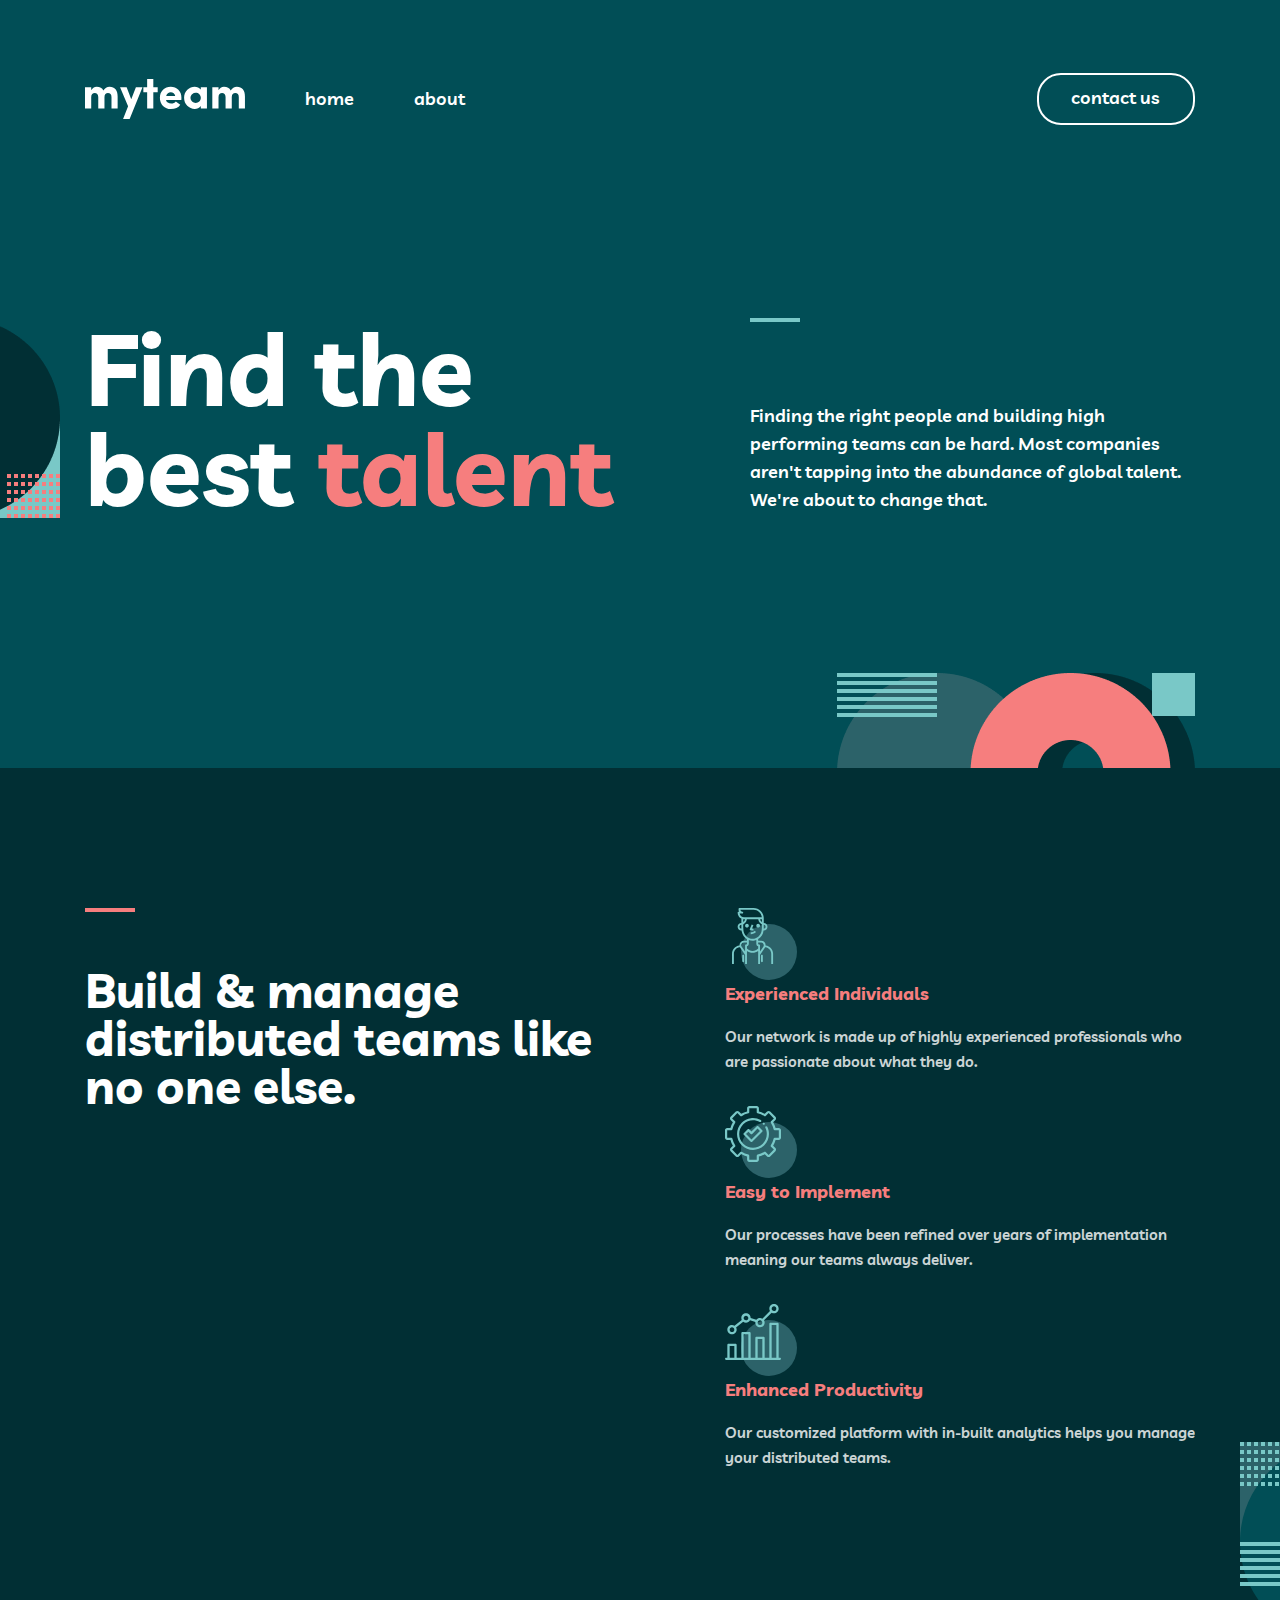
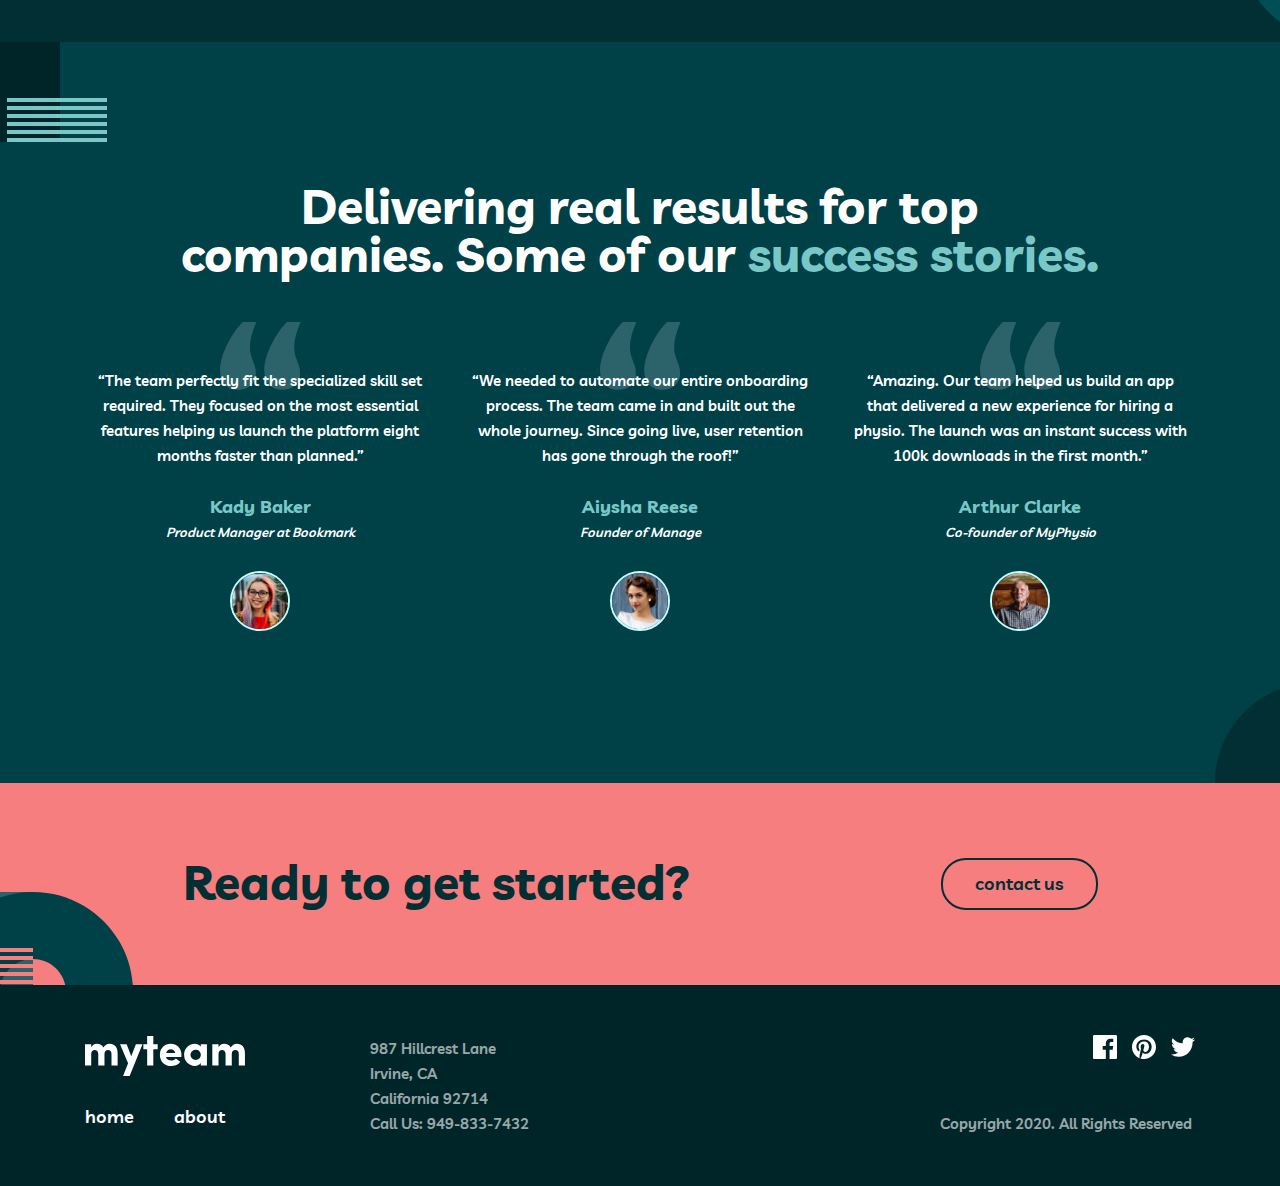
<file: index.html>
<!DOCTYPE html>
<html lang="en">
  <head>
    <meta charset="UTF-8" />
    <meta http-equiv="X-UA-Compatible" content="IE=edge" />
    <meta name="viewport" content="width=device-width, initial-scale=1.0" />
    <meta name="description" content="Describe your site" />
    <meta name="keywords" content="Keywords, for, search" />
    <link rel="icon" href="favicon.svg" />
    <!-- svg file for icon, Chrome, Firefox, Edge!-->
    <link rel="mask-icon" href="favicon.svg" />
    <!-- svg file for icon, Safari-->
    <link rel="stylesheet" href="./scss/style.css" />
    <title>Site name</title>
    <link rel="stylesheet" href="./scss/normalize.css" />
    <link rel="stylesheet" href="./scss/style.css" />
  </head>
  <body>
    <div id="shadow"></div>
    <!-- Header Start -->
    <header class="site-header">
      <div class="container">
        <div class="header-wrapper">
          <div class="header-start">
            <a href="./index.html">
              <img
                src="./assets/logo/header-logo.svg"
                alt="myteam"
                width="160"
                height="40"
              />
            </a>
            <a class="header-start-link" href="#">home</a>
            <a class="header-start-link" href="../pages/about/index.html">about</a>
          </div>
          <div class="header-end">
            <div id="hamburger-icon">
              <svg width="20" height="17" viewBox="0 0 20 17" fill="none" xmlns="http://www.w3.org/2000/svg">
                <rect width="20" height="3" fill="white"/>
                <rect y="7" width="20" height="3" fill="white"/>
                <rect y="14" width="20" height="3" fill="white"/>
                </svg>
            </div>
            <div id="hamburger-menu">
              <div id="close-icon">
                <svg width="18" height="17" viewBox="0 0 18 17" fill="none" xmlns="http://www.w3.org/2000/svg">
                  <path fill-rule="evenodd" clip-rule="evenodd" d="M8.99989 6.37869L2.98948 0.368286L0.868164 2.48961L6.87857 8.50001L0.868164 14.5104L2.98948 16.6317L8.99989 10.6213L15.0103 16.6317L17.1316 14.5104L11.1212 8.50001L17.1316 2.48961L15.0103 0.368286L8.99989 6.37869Z" fill="white"/>
                </svg>  
              </div>
              <ul class="hamburger-menu-list">
                <li><a href="index.html">home</a></li>
                <li><a href="./pages/about/index.html">about</a></li>
              </ul>
            </div>
            <a class="header-btn" href="../pages/contact/index.html">contact us</a>
          </div>
        </div>
      </div>
    </header>
    <!-- Header End -->
    <main>
       <section class="main-page">
            <div class="container">
                <div2 class="main-page__content">
                    <h1 class="main-page__content__title title">
                        Find the best <span>talent</span>
                    </h1>
                    <div class="main-page__content__rightside">
                        <div class="main-page__line line"></div>
                        <p class="main-page__content__subtitle subtitle">
                            Finding the right people and building high performing teams can be hard. Most companies aren't tapping into the abundance of global talent. We're about to change that.
                        </p>

                    </div>
                   
                    <img class="main-page__decor-element1" src="./assets/decors/disk-left.png" alt="decor element" loading="eager">
                    <img class="main-page__decor-element2" src="./assets/decors/disk-bottom.png" alt="decor element" loading="eager">
                </div2
            </div>
        </section>
      <!-- built section -->

      <section class="build">
        <div class="container">
          <div class="build_wrapper">
            <h2 class="build_title">
              Build & manage distributed teams like no one else.
            </h2>

            <ul class="build_list">
              <li class="build_list_item">
                <h3 class="build_item_title">Experienced Individuals</h3>
                <p class="build_item_desc">
                  Our network is made up of highly experienced professionals who
                  are passionate about what they do.
                </p>
              </li>
              <li class="build_list_item">
                <h3 class="build_item_title">Easy to Implement</h3>
                <p class="build_item_desc">
                  Our processes have been refined over years of implementation
                  meaning our teams always deliver.
                </p>
              </li>
              <li class="build_list_item">
                <h3 class="build_item_title">Enhanced Productivity</h3>
                <p class="build_item_desc">
                  Our customized platform with in-built analytics helps you
                  manage your distributed teams.
                </p>
              </li>
            </ul>
          </div>
        </div>
      </section>

      <section class="delivering">
        <div class="container">
          <div class="delivering-content">
            <h2 class="delivering-content__title section-title">
              Delivering real results for top companies. Some of our
              <span>success stories.</span>
            </h2>
            <ul class="delivering-content__card-list">
              <li class="delivering-content__card-list__item">
                <blockquote>
                  <p class="__text">
                    “The team perfectly fit the specialized skill set required.
                    They focused on the most essential features helping us
                    launch the platform eight months faster than planned.”
                  </p>
                  <figcaption>
                    <span class="__author">Kady Baker</span>
                    <span class="__author-job"
                      >Product Manager at Bookmark</span
                    >
                  </figcaption>

                  <div class="__imgbox">
                    <img
                      srcset="
                        ./assets/images/user-kady.png    1x,
                        ./assets/images/user-kady@2x.png 2x
                      "
                      alt="kady image"
                      loading="eager"
                    />
                  </div>
                </blockquote>
              </li>
              <li class="delivering-content__card-list__item">
                <blockquote>
                  <p class="__text">
                    “We needed to automate our entire onboarding process. The
                    team came in and built out the whole journey. Since going
                    live, user retention has gone through the roof!”
                  </p>
                  <figcaption>
                    <span class="__author">Aiysha Reese</span>
                    <span class="__author-job">Founder of Manage</span>
                  </figcaption>

                  <div class="__imgbox">
                    <img
                      srcset="
                        ./assets/images/user-aiysha.png    1x,
                        ./assets/images/user-aiysha@2x.png 2x
                      "
                      alt="aishya image"
                      loading="eager"
                    />
                  </div>
                </blockquote>
              </li>
              <li class="delivering-content__card-list__item">
                <blockquote>
                  <p class="__text">
                    “Amazing. Our team helped us build an app that delivered a
                    new experience for hiring a physio. The launch was an
                    instant success with 100k downloads in the first month.”
                  </p>
                  <figcaption>
                    <span class="__author">Arthur Clarke</span>
                    <span class="__author-job">Co-founder of MyPhysio</span>
                  </figcaption>

                  <div class="__imgbox">
                    <img
                      srcset="
                        ./assets/images/user-arthur.png    1x,
                        ./assets/images/user-arthur@2x.png 2x
                      "
                      alt="kady image"
                      loading="eager"
                    />
                  </div>
                </blockquote>
              </li>
            </ul>
            <img
              class="delivering-content__decor1"
              src="./assets/decors/deliver-left-bg@2x.svg"
              alt="decor"
              loading="eager"
            />
            <img
              class="delivering-content__decor2"
              src="./assets/decors/deliver__right.svg"
              alt="decor"
              loading="eager"
            />
          </div>
        </div>
      </section>

      <section class="ready">
        <div class="container">
          <div class="ready-content">
            <h2 class="ready-content__title section-title">
              Ready to get started?
            </h2>
            <a class="ready-content__btn btn" href="./pages/contact/index.html">contact us</a>
            <img
              class="ready-content__decor"
              src="assets/decors/ready-decor.svg"
              alt="decor"
              loading="eager"
            />
          </div>
        </div>
      </section>
    </main>
    <footer>
      <div class="container">
        <div class="footer-content">
          <div class="footer-content__leftside">
            <div class="footer-content__leftside__logo-nav">
              <a
                class="footer-content__leftside__logo-link logo-link"
                href="index.html"
              >
                <img src="./assets/logo/header-logo.svg" alt="logo">
              </a>

              <ul class="footer-content__leftside__nav-list nav-list">
                <li class="footer-content__leftside__nav-list__item nav-item">
                  <a
                    class="footer-content__leftside__nav-list__link nav-link"
                    href="index.html"
                    >home</a
                  >
                </li>
                <li class="footer-content__leftside__nav-list__item nav-item">
                  <a
                    class="footer-content__leftside__nav-list__link nav-link"
                    href="./pages/about/index.html"
                    >about</a
                  >
                </li>
              </ul>
            </div>
            <address>
              <span>987 Hillcrest Lane</span>
              <span>Irvine, CA</span>
              <span>California 92714</span>
              <span>Call Us: 949-833-7432</span>
            </address>
          </div>
          <div class="footer-content__rightside">
            <div class="footer-content__rightside__social">
              <a class="footer-content__rightside__social-link" href="#">
                <svg
                  xmlns="http://www.w3.org/2000/svg"
                  width="24"
                  height="24"
                  fill="none"
                >
                  <path
                    fill="#fff"
                    d="M22.675 0H1.325C.593 0 0 .593 0 1.325v21.351C0 23.407.593 24 1.325 24H12.82v-9.294H9.692v-3.622h3.128V8.413c0-3.1 1.893-4.788 4.659-4.788 1.325 0 2.463.099 2.795.143v3.24l-1.918.001c-1.504 0-1.795.715-1.795 1.763v2.313h3.587l-.467 3.622h-3.12V24h6.116c.73 0 1.323-.593 1.323-1.325V1.325C24 .593 23.407 0 22.675 0Z"
                  />
                </svg>
              </a>
              <a class="footer-content__rightside__social-link" href="#">
                <svg
                  xmlns="http://www.w3.org/2000/svg"
                  width="24"
                  height="24"
                  fill="none"
                >
                  <path
                    fill="#fff"
                    d="M12 0C5.373 0 0 5.372 0 12c0 5.084 3.163 9.426 7.627 11.174-.105-.949-.2-2.405.042-3.441.218-.937 1.407-5.965 1.407-5.965s-.359-.719-.359-1.782c0-1.668.967-2.914 2.171-2.914 1.023 0 1.518.769 1.518 1.69 0 1.029-.655 2.568-.994 3.995-.283 1.194.599 2.169 1.777 2.169 2.133 0 3.772-2.249 3.772-5.495 0-2.873-2.064-4.882-5.012-4.882-3.414 0-5.418 2.561-5.418 5.207 0 1.031.397 2.138.893 2.738a.36.36 0 0 1 .083.345l-.333 1.36c-.053.22-.174.267-.402.161-1.499-.698-2.436-2.889-2.436-4.649 0-3.785 2.75-7.262 7.929-7.262 4.163 0 7.398 2.967 7.398 6.931 0 4.136-2.607 7.464-6.227 7.464-1.216 0-2.359-.631-2.75-1.378l-.748 2.853c-.271 1.043-1.002 2.35-1.492 3.146C9.57 23.812 10.763 24 12 24c6.627 0 12-5.373 12-12 0-6.628-5.373-12-12-12Z"
                  />
                </svg>
              </a>
              <a class="footer-content__rightside__social-link" href="#">
                <svg
                  xmlns="http://www.w3.org/2000/svg"
                  width="24"
                  height="20"
                  fill="none"
                >
                  <path
                    fill="#fff"
                    d="M24 2.557a9.83 9.83 0 0 1-2.828.775A4.932 4.932 0 0 0 23.337.608a9.864 9.864 0 0 1-3.127 1.195A4.916 4.916 0 0 0 16.616.248c-3.179 0-5.515 2.966-4.797 6.045A13.978 13.978 0 0 1 1.671 1.149a4.93 4.93 0 0 0 1.523 6.574 4.903 4.903 0 0 1-2.229-.616c-.054 2.281 1.581 4.415 3.949 4.89a4.935 4.935 0 0 1-2.224.084 4.928 4.928 0 0 0 4.6 3.419A9.9 9.9 0 0 1 0 17.54a13.94 13.94 0 0 0 7.548 2.212c9.142 0 14.307-7.721 13.995-14.646A10.025 10.025 0 0 0 24 2.557Z"
                  />
                </svg>
              </a>
            </div>
            <span class="footer-content__rightside__copy">
              Copyright 2020. All Rights Reserved
            </span>
          </div>
        </div>
      </div>
    </footer>
    <script src="./js/index.js"></script>
  </body>
</html>
</file>
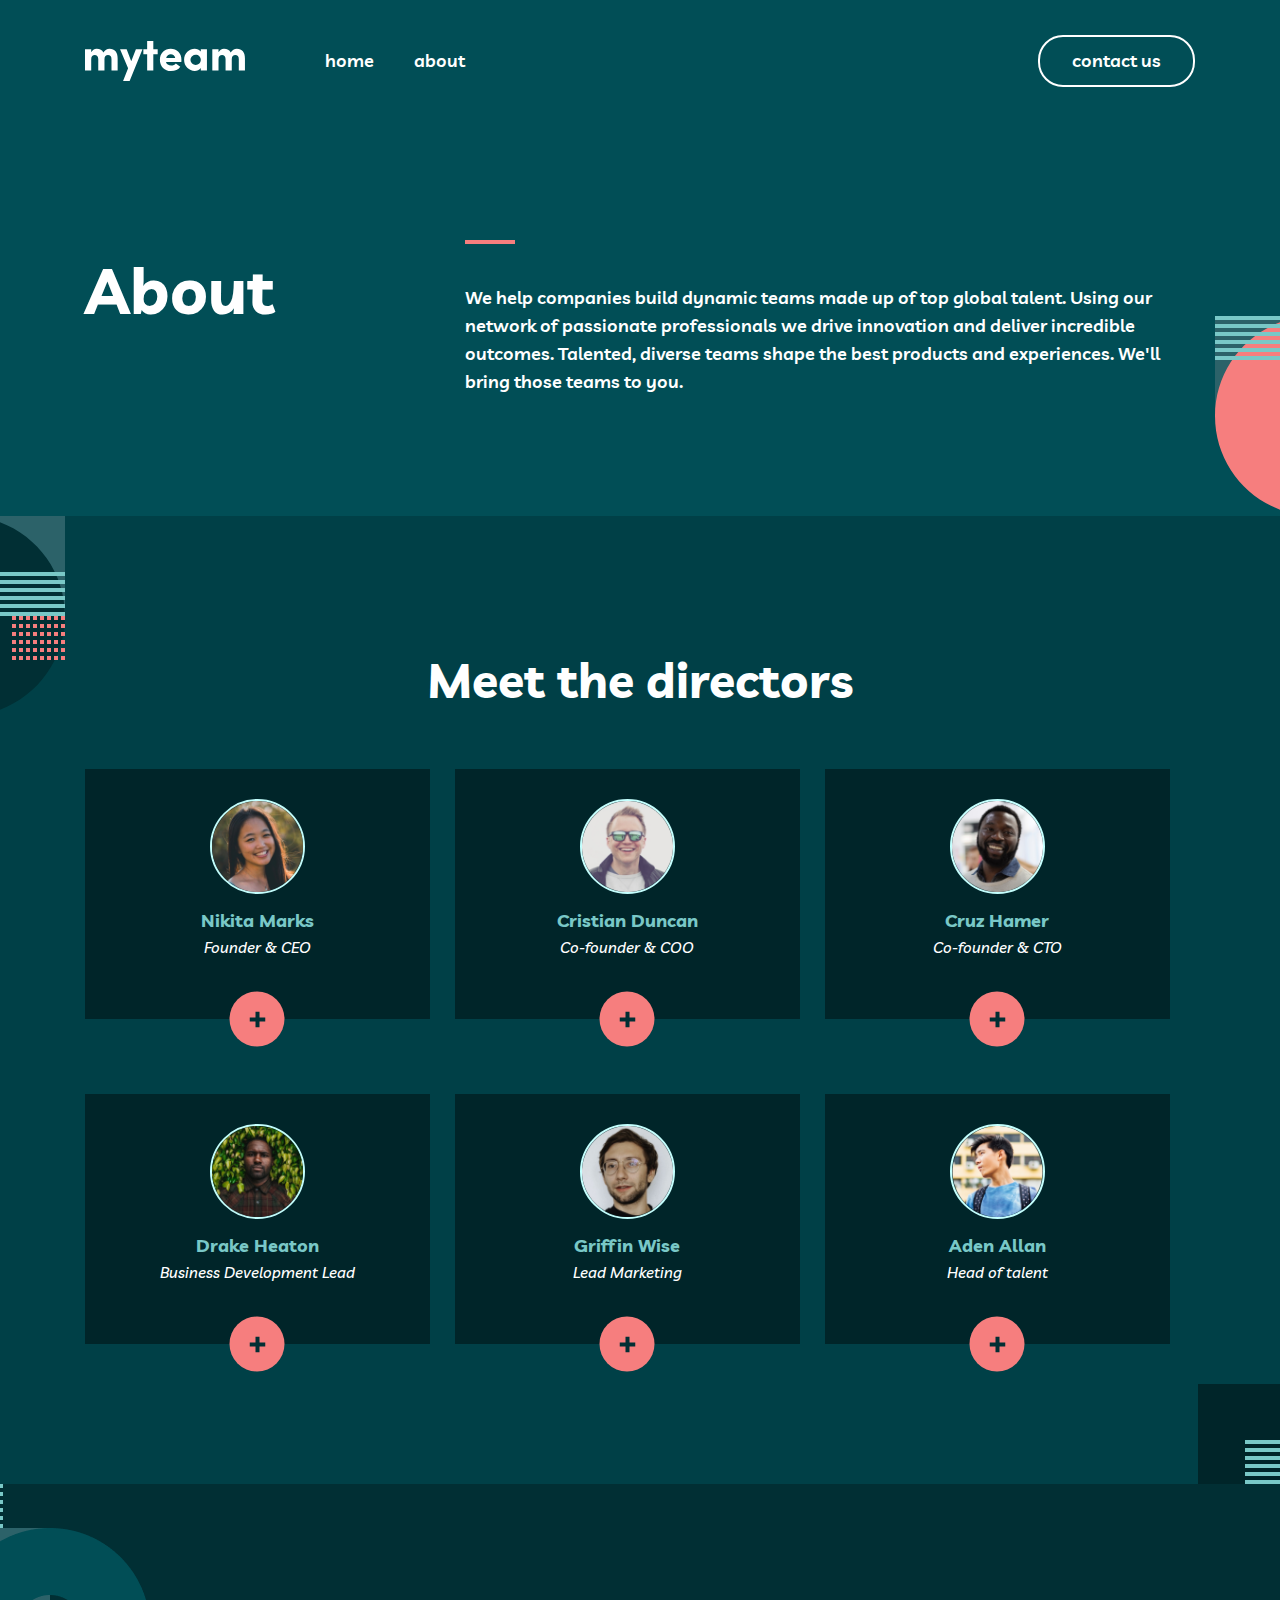
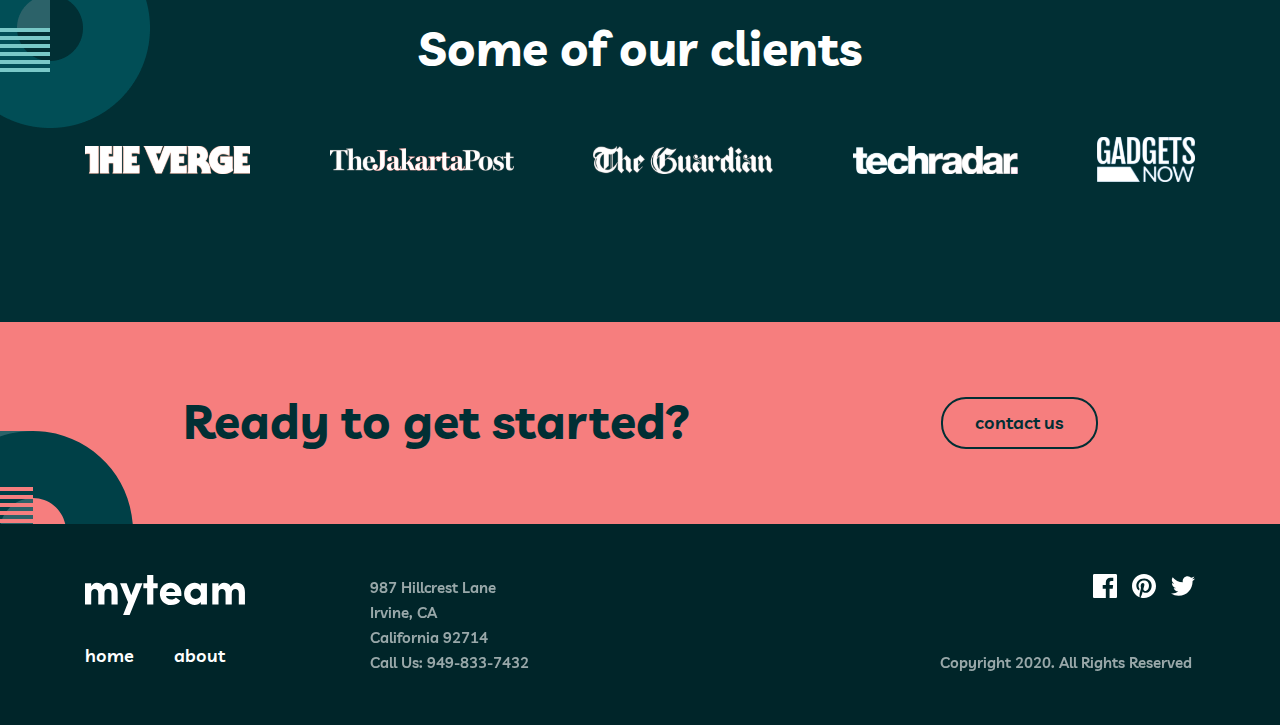
<file: pages/about/index.html>
<!-- @format -->

<!DOCTYPE html>
<html lang="en">
  <head>
    <meta charset="UTF-8" />
    <meta http-equiv="X-UA-Compatible" content="IE=edge" />
    <meta name="viewport" content="width=device-width, initial-scale=1.0" />
    <meta name="description" content="Describe your site" />
    <meta name="keywords" content="Keywords, for, search" />
    <link rel="icon" href="./assets/logo/logo@2x.svg" />
    <!-- svg file for icon, Chrome, Firefox, Edge!-->
    <link rel="mask-icon" href="./assets/logo/logo@2x.svg" />
    <!-- svg file for icon, Safari-->
    <link rel="stylesheet" href="./scss/style.css" />
    <title>myteam</title>
  </head>
  <body>
    <header>
      <div class="container">
        <div class="header-content">
          <div class="header-content__leftside">
            <a
              class="header-content__leftside__logo-link logo-link"
              href="https://soft-kataifi.netlify.app/#"
            >
              <img src="./assets/logo/logo@2x main.svg" alt="logo" />
            </a>
            <nav class="header-content__leftside__navbar">
              <ul class="header-content__leftside__nav-list nav-list">
                <li class="header-content__leftside__nav-list__item nav-item">
                  <a
                    class="header-content__leftside__nav-list__link nav-link"
                    href="https://soft-kataifi.netlify.app/#"
                    >home</a
                  >
                </li>
                <li class="header-content__leftside__nav-list__item nav-item">
                  <a
                    class="header-content__leftside__nav-list__link nav-link"
                    href="index.html"
                    >about</a
                  >
                </li>
              </ul>
            </nav>
          </div>
          <a
            href="./contact/index.html"
            class="header-content__contact-btn btn"
          >
            contact us
          </a>
          <div id="hamburger-icon">
            <svg
              width="20"
              height="17"
              viewBox="0 0 20 17"
              fill="none"
              xmlns="http://www.w3.org/2000/svg"
            >
              <rect width="20" height="3" fill="white" />
              <rect y="7" width="20" height="3" fill="white" />
              <rect y="14" width="20" height="3" fill="white" />
            </svg>
          </div>
          <div id="hamburger-menu">
            <div id="close-icon">
              <svg
                width="18"
                height="17"
                viewBox="0 0 18 17"
                fill="none"
                xmlns="http://www.w3.org/2000/svg"
              >
                <path
                  fill-rule="evenodd"
                  clip-rule="evenodd"
                  d="M8.99989 6.37869L2.98948 0.368286L0.868164 2.48961L6.87857 8.50001L0.868164 14.5104L2.98948 16.6317L8.99989 10.6213L15.0103 16.6317L17.1316 14.5104L11.1212 8.50001L17.1316 2.48961L15.0103 0.368286L8.99989 6.37869Z"
                  fill="white"
                />
              </svg>
            </div>
            <ul class="hamburger-menu-list">
              <li><a href="https://soft-kataifi.netlify.app/#">home</a></li>
              <li><a href="index.html">about</a></li>
            </ul>
          </div>
        </div>
      </div>
    </header>
    <main>
      <section class="main-page">
        <div class="container">
          <div class="main-page__content">
            <h1 class="main-page__content__title">About</h1>
            <div class="main-page__content__rightside">
              <div class="line"></div>
              <p class="main-page__content__subtitle">
                We help companies build dynamic teams made up of top global
                talent. Using our network of passionate professionals we drive
                innovation and deliver incredible outcomes. Talented, diverse
                teams shape the best products and experiences. We'll bring those
                teams to you.
              </p>
            </div>
            <img
              class="main-page__content-decore"
              src="./assets/decors/about-main.svg"
              alt="decor"
            />
          </div>
        </div>
      </section>

      <section class="directors">
        <div class="container">
          <div class="directors-content">
            <h2 class="directors-content__title section-title">
              Meet the directors
            </h2>
            <ul class="directors-content__cardblock">
              <li class="directors-content__cardblock-item">
                <figure class="directors-content__cardblock-item__user-info">
                  <div class="imgbox">
                    <img
                      srcset="
                        ./assets/images/user-nikita.png    1x,
                        ./assets/images/user-nikita@2x.png 2x
                      "
                      alt="nikita image"
                    />
                  </div>
                  <figcaption>
                    <span>Nikita Marks</span>
                    <span>Founder & CEO</span>
                  </figcaption>
                </figure>

                <div id="plus-ex" class="circle-bg">
                  <svg
                    width="16"
                    height="16"
                    viewBox="0 0 16 16"
                    fill="none"
                    xmlns="http://www.w3.org/2000/svg"
                  >
                    <path
                      fill-rule="evenodd"
                      clip-rule="evenodd"
                      d="M10
                                                            0H6V6H0V10H6V16H10V10H16V6H10V0Z"
                      fill="#012F34"
                    />
                  </svg>
                </div>
                <div class="directors-content__cardblock-item__user-desc">
                  <blockquote
                    class="directors-content__cardblock-item__user-desc__user-quote"
                  >
                    <p
                      class="directors-content__cardblock-item__user-desc__user-quote__text"
                    >
                      “Empowered teams create truly amazing products. Set the
                      north star and let them follow it.”
                    </p>
                    <figcaption>Aden Allan</figcaption>
                  </blockquote>
                  <div
                    class="directors-content__cardblock-item__user-desc__social"
                  >
                    <a class="twitter" href="#">
                      <svg
                        xmlns="http://www.w3.org/2000/svg"
                        width="24"
                        height="20"
                        fill="none"
                      >
                        <path
                          fill="#fff"
                          d="M24
                                                            2.557a9.83 9.83 0 0
                                                            1-2.828.775A4.932
                                                            4.932 0 0 0
                                                            23.337.608a9.864
                                                            9.864 0 0 1-3.127
                                                            1.195A4.916 4.916 0
                                                            0 0
                                                            16.616.248c-3.179
                                                            0-5.515 2.966-4.797
                                                            6.045A13.978 13.978
                                                            0 0 1 1.671
                                                            1.149a4.93 4.93 0 0
                                                            0 1.523 6.574 4.903
                                                            4.903 0 0
                                                            1-2.229-.616c-.054
                                                            2.281 1.581 4.415
                                                            3.949 4.89a4.935
                                                            4.935 0 0
                                                            1-2.224.084 4.928
                                                            4.928 0 0 0 4.6
                                                            3.419A9.9 9.9 0 0 1
                                                            0 17.54a13.94 13.94
                                                            0 0 0 7.548
                                                            2.212c9.142 0
                                                            14.307-7.721
                                                            13.995-14.646A10.025
                                                            10.025 0 0 0 24
                                                            2.557Z"
                        />
                      </svg>
                    </a>
                    <a class="linkedin" href="">
                      <svg
                        xmlns="http://www.w3.org/2000/svg"
                        width="20"
                        height="20"
                        fill="none"
                      >
                        <path
                          fill="#fff"
                          fill-rule="evenodd"
                          d="M2 0h16c1.1 0
                                                                2 .9 2 2v16c0
                                                                1.1-.9 2-2
                                                                2H2c-1.1
                                                                0-2-.9-2-2V2C0
                                                                .9.9 0 2 0Zm4
                                                                17V8H3v9h3ZM4.5
                                                                6.3c-1
                                                                0-1.8-.8-1.8-1.8s.8-1.8
                                                                1.8-1.8 1.8.8
                                                                1.8 1.8-.8
                                                                1.8-1.8 1.8ZM14
                                                                17h3v-5.7c0-1.9-1.6-3.5-3.5-3.5-.9
                                                                0-2 .6-2.5
                                                                1.4V8H8v9h3v-5.3c0-.8.7-1.5
                                                                1.5-1.5s1.5.7
                                                                1.5 1.5V17Z"
                          clip-rule="evenodd"
                        />
                      </svg>
                    </a>
                  </div>
                </div>
              </li>

              <li class="directors-content__cardblock-item">
                <figure class="directors-content__cardblock-item__user-info">
                  <div class="imgbox">
                    <img
                      srcset="
                        ./assets/images/user-cristian.png    1x,
                        ./assets/images/user-cristian@2x.png 2x
                      "
                      alt="cristian image"
                    />
                  </div>
                  <figcaption>
                    <span>Cristian Duncan</span>
                    <span>Co-founder & COO</span>
                  </figcaption>
                </figure>

                <div class="directors-content__cardblock-item__user-desc">
                  <blockquote
                    class="directors-content__cardblock-item__user-desc__user-quote"
                  >
                    <p
                      class="directors-content__cardblock-item__user-desc__user-quote__text"
                    >
                      “Empowered teams create truly amazing products. Set the
                      north star and let them follow it.”
                    </p>
                    <figcaption>Aden Allan</figcaption>
                  </blockquote>
                  <div
                    class="directors-content__cardblock-item__user-desc__social"
                  >
                    <a class="twitter" href="#">
                      <svg
                        xmlns="http://www.w3.org/2000/svg"
                        width="24"
                        height="20"
                        fill="none"
                      >
                        <path
                          fill="#fff"
                          d="M24
                                                                        2.557a9.83
                                                                        9.83 0 0
                                                                        1-2.828.775A4.932
                                                                        4.932 0
                                                                        0 0
                                                                        23.337.608a9.864
                                                                        9.864 0
                                                                        0
                                                                        1-3.127
                                                                        1.195A4.916
                                                                        4.916 0
                                                                        0 0
                                                                        16.616.248c-3.179
                                                                        0-5.515
                                                                        2.966-4.797
                                                                        6.045A13.978
                                                                        13.978 0
                                                                        0 1
                                                                        1.671
                                                                        1.149a4.93
                                                                        4.93 0 0
                                                                        0 1.523
                                                                        6.574
                                                                        4.903
                                                                        4.903 0
                                                                        0
                                                                        1-2.229-.616c-.054
                                                                        2.281
                                                                        1.581
                                                                        4.415
                                                                        3.949
                                                                        4.89a4.935
                                                                        4.935 0
                                                                        0
                                                                        1-2.224.084
                                                                        4.928
                                                                        4.928 0
                                                                        0 0 4.6
                                                                        3.419A9.9
                                                                        9.9 0 0
                                                                        1 0
                                                                        17.54a13.94
                                                                        13.94 0
                                                                        0 0
                                                                        7.548
                                                                        2.212c9.142
                                                                        0
                                                                        14.307-7.721
                                                                        13.995-14.646A10.025
                                                                        10.025 0
                                                                        0 0 24
                                                                        2.557Z"
                        />
                      </svg>
                    </a>
                    <a class="linkedin" href="">
                      <svg
                        xmlns="http://www.w3.org/2000/svg"
                        width="20"
                        height="20"
                        fill="none"
                      >
                        <path
                          fill="#fff"
                          fill-rule="evenodd"
                          d="M2
                                                                            0h16c1.1
                                                                            0 2
                                                                            .9 2
                                                                            2v16c0
                                                                            1.1-.9
                                                                            2-2
                                                                            2H2c-1.1
                                                                            0-2-.9-2-2V2C0
                                                                            .9.9
                                                                            0 2
                                                                            0Zm4
                                                                            17V8H3v9h3ZM4.5
                                                                            6.3c-1
                                                                            0-1.8-.8-1.8-1.8s.8-1.8
                                                                            1.8-1.8
                                                                            1.8.8
                                                                            1.8
                                                                            1.8-.8
                                                                            1.8-1.8
                                                                            1.8ZM14
                                                                            17h3v-5.7c0-1.9-1.6-3.5-3.5-3.5-.9
                                                                            0-2
                                                                            .6-2.5
                                                                            1.4V8H8v9h3v-5.3c0-.8.7-1.5
                                                                            1.5-1.5s1.5.7
                                                                            1.5
                                                                            1.5V17Z"
                          clip-rule="evenodd"
                        />
                      </svg>
                    </a>
                  </div>
                </div>
                <div id="plus-ex" class="circle-bg">
                  <svg
                    width="16"
                    height="16"
                    viewBox="0 0
                                                                    16 16"
                    fill="none"
                    xmlns="http://www.w3.org/2000/svg"
                  >
                    <path
                      fill-rule="evenodd"
                      clip-rule="evenodd"
                      d="M10
                                                                        0H6V6H0V10H6V16H10V10H16V6H10V0Z"
                      fill="#012F34"
                    />
                  </svg>
                </div>
              </li>
              <li class="directors-content__cardblock-item">
                <figure class="directors-content__cardblock-item__user-info">
                  <div class="imgbox">
                    <img
                      srcset="
                        ./assets/images/user-cruz.png    1x,
                        ./assets/images/user-cruz@2x.png 2x
                      "
                      alt="Cruz image"
                    />
                  </div>
                  <figcaption>
                    <span>Cruz Hamer</span>
                    <span>Co-founder & CTO</span>
                  </figcaption>
                </figure>

                <div class="directors-content__cardblock-item__user-desc">
                  <blockquote
                    class="directors-content__cardblock-item__user-desc__user-quote"
                  >
                    <p
                      class="directors-content__cardblock-item__user-desc__user-quote__text"
                    >
                      “Empowered teams create truly amazing products. Set the
                      north star and let them follow it.”
                    </p>
                    <figcaption>Aden Allan</figcaption>
                  </blockquote>
                  <div
                    class="directors-content__cardblock-item__user-desc__social"
                  >
                    <a class="twitter" href="#">
                      <svg
                        xmlns="http://www.w3.org/2000/svg"
                        width="24"
                        height="20"
                        fill="none"
                      >
                        <path
                          fill="#fff"
                          d="M24
                                                                        2.557a9.83
                                                                        9.83 0 0
                                                                        1-2.828.775A4.932
                                                                        4.932 0
                                                                        0 0
                                                                        23.337.608a9.864
                                                                        9.864 0
                                                                        0
                                                                        1-3.127
                                                                        1.195A4.916
                                                                        4.916 0
                                                                        0 0
                                                                        16.616.248c-3.179
                                                                        0-5.515
                                                                        2.966-4.797
                                                                        6.045A13.978
                                                                        13.978 0
                                                                        0 1
                                                                        1.671
                                                                        1.149a4.93
                                                                        4.93 0 0
                                                                        0 1.523
                                                                        6.574
                                                                        4.903
                                                                        4.903 0
                                                                        0
                                                                        1-2.229-.616c-.054
                                                                        2.281
                                                                        1.581
                                                                        4.415
                                                                        3.949
                                                                        4.89a4.935
                                                                        4.935 0
                                                                        0
                                                                        1-2.224.084
                                                                        4.928
                                                                        4.928 0
                                                                        0 0 4.6
                                                                        3.419A9.9
                                                                        9.9 0 0
                                                                        1 0
                                                                        17.54a13.94
                                                                        13.94 0
                                                                        0 0
                                                                        7.548
                                                                        2.212c9.142
                                                                        0
                                                                        14.307-7.721
                                                                        13.995-14.646A10.025
                                                                        10.025 0
                                                                        0 0 24
                                                                        2.557Z"
                        />
                      </svg>
                    </a>
                    <a class="linkedin" href="">
                      <svg
                        xmlns="http://www.w3.org/2000/svg"
                        width="20"
                        height="20"
                        fill="none"
                      >
                        <path
                          fill="#fff"
                          fill-rule="evenodd"
                          d="M2
                                                                            0h16c1.1
                                                                            0 2
                                                                            .9 2
                                                                            2v16c0
                                                                            1.1-.9
                                                                            2-2
                                                                            2H2c-1.1
                                                                            0-2-.9-2-2V2C0
                                                                            .9.9
                                                                            0 2
                                                                            0Zm4
                                                                            17V8H3v9h3ZM4.5
                                                                            6.3c-1
                                                                            0-1.8-.8-1.8-1.8s.8-1.8
                                                                            1.8-1.8
                                                                            1.8.8
                                                                            1.8
                                                                            1.8-.8
                                                                            1.8-1.8
                                                                            1.8ZM14
                                                                            17h3v-5.7c0-1.9-1.6-3.5-3.5-3.5-.9
                                                                            0-2
                                                                            .6-2.5
                                                                            1.4V8H8v9h3v-5.3c0-.8.7-1.5
                                                                            1.5-1.5s1.5.7
                                                                            1.5
                                                                            1.5V17Z"
                          clip-rule="evenodd"
                        />
                      </svg>
                    </a>
                  </div>
                </div>
                <div id="plus-ex" class="circle-bg">
                  <svg
                    width="16"
                    height="16"
                    viewBox="0 0
                                                                    16 16"
                    fill="none"
                    xmlns="http://www.w3.org/2000/svg"
                  >
                    <path
                      fill-rule="evenodd"
                      clip-rule="evenodd"
                      d="M10
                                                                        0H6V6H0V10H6V16H10V10H16V6H10V0Z"
                      fill="#012F34"
                    />
                  </svg>
                </div>
              </li>

              <li class="directors-content__cardblock-item">
                <figure class="directors-content__cardblock-item__user-info">
                  <div class="imgbox">
                    <img
                      srcset="
                        ./assets/images/user-drake.png    1x,
                        ./assets/images/user-drake@2x.png 2x
                      "
                      alt="Drake image"
                    />
                  </div>
                  <figcaption>
                    <span>Drake Heaton</span>
                    <span>Business Development Lead</span>
                  </figcaption>
                </figure>

                <div class="directors-content__cardblock-item__user-desc">
                  <blockquote
                    class="directors-content__cardblock-item__user-desc__user-quote"
                  >
                    <p
                      class="directors-content__cardblock-item__user-desc__user-quote__text"
                    >
                      “Empowered teams create truly amazing products. Set the
                      north star and let them follow it.”
                    </p>
                    <figcaption>Aden Allan</figcaption>
                  </blockquote>
                  <div
                    class="directors-content__cardblock-item__user-desc__social"
                  >
                    <a class="twitter" href="#">
                      <svg
                        xmlns="http://www.w3.org/2000/svg"
                        width="24"
                        height="20"
                        fill="none"
                      >
                        <path
                          fill="#fff"
                          d="M24
                                                                        2.557a9.83
                                                                        9.83 0 0
                                                                        1-2.828.775A4.932
                                                                        4.932 0
                                                                        0 0
                                                                        23.337.608a9.864
                                                                        9.864 0
                                                                        0
                                                                        1-3.127
                                                                        1.195A4.916
                                                                        4.916 0
                                                                        0 0
                                                                        16.616.248c-3.179
                                                                        0-5.515
                                                                        2.966-4.797
                                                                        6.045A13.978
                                                                        13.978 0
                                                                        0 1
                                                                        1.671
                                                                        1.149a4.93
                                                                        4.93 0 0
                                                                        0 1.523
                                                                        6.574
                                                                        4.903
                                                                        4.903 0
                                                                        0
                                                                        1-2.229-.616c-.054
                                                                        2.281
                                                                        1.581
                                                                        4.415
                                                                        3.949
                                                                        4.89a4.935
                                                                        4.935 0
                                                                        0
                                                                        1-2.224.084
                                                                        4.928
                                                                        4.928 0
                                                                        0 0 4.6
                                                                        3.419A9.9
                                                                        9.9 0 0
                                                                        1 0
                                                                        17.54a13.94
                                                                        13.94 0
                                                                        0 0
                                                                        7.548
                                                                        2.212c9.142
                                                                        0
                                                                        14.307-7.721
                                                                        13.995-14.646A10.025
                                                                        10.025 0
                                                                        0 0 24
                                                                        2.557Z"
                        />
                      </svg>
                    </a>
                    <a class="linkedin" href="">
                      <svg
                        xmlns="http://www.w3.org/2000/svg"
                        width="20"
                        height="20"
                        fill="none"
                      >
                        <path
                          fill="#fff"
                          fill-rule="evenodd"
                          d="M2
                                                                            0h16c1.1
                                                                            0 2
                                                                            .9 2
                                                                            2v16c0
                                                                            1.1-.9
                                                                            2-2
                                                                            2H2c-1.1
                                                                            0-2-.9-2-2V2C0
                                                                            .9.9
                                                                            0 2
                                                                            0Zm4
                                                                            17V8H3v9h3ZM4.5
                                                                            6.3c-1
                                                                            0-1.8-.8-1.8-1.8s.8-1.8
                                                                            1.8-1.8
                                                                            1.8.8
                                                                            1.8
                                                                            1.8-.8
                                                                            1.8-1.8
                                                                            1.8ZM14
                                                                            17h3v-5.7c0-1.9-1.6-3.5-3.5-3.5-.9
                                                                            0-2
                                                                            .6-2.5
                                                                            1.4V8H8v9h3v-5.3c0-.8.7-1.5
                                                                            1.5-1.5s1.5.7
                                                                            1.5
                                                                            1.5V17Z"
                          clip-rule="evenodd"
                        />
                      </svg>
                    </a>
                  </div>
                </div>
                <div id="plus-ex" class="circle-bg">
                  <svg
                    width="16"
                    height="16"
                    viewBox="0 0
                                                                    16 16"
                    fill="none"
                    xmlns="http://www.w3.org/2000/svg"
                  >
                    <path
                      fill-rule="evenodd"
                      clip-rule="evenodd"
                      d="M10
                                                                        0H6V6H0V10H6V16H10V10H16V6H10V0Z"
                      fill="#012F34"
                    />
                  </svg>
                </div>
              </li>
              <li class="directors-content__cardblock-item">
                <figure class="directors-content__cardblock-item__user-info">
                  <div class="imgbox">
                    <img
                      srcset="
                        ./assets/images/user-griffin.png    1x,
                        ./assets/images/user-griffin@2x.png 2x
                      "
                      alt="Griffin image"
                    />
                  </div>
                  <figcaption>
                    <span>Griffin Wise</span>
                    <span>Lead Marketing</span>
                  </figcaption>
                </figure>

                <div class="directors-content__cardblock-item__user-desc">
                  <blockquote
                    class="directors-content__cardblock-item__user-desc__user-quote"
                  >
                    <p
                      class="directors-content__cardblock-item__user-desc__user-quote__text"
                    >
                      “Unique perspectives shape unique products, which is what
                      you need to survive these days.”
                    </p>
                    <figcaption>Griffin Wise</figcaption>
                  </blockquote>
                  <div
                    class="directors-content__cardblock-item__user-desc__social"
                  >
                    <a class="twitter" href="#">
                      <svg
                        xmlns="http://www.w3.org/2000/svg"
                        width="24"
                        height="20"
                        fill="none"
                      >
                        <path
                          fill="#fff"
                          d="M24
                                                                        2.557a9.83
                                                                        9.83 0 0
                                                                        1-2.828.775A4.932
                                                                        4.932 0
                                                                        0 0
                                                                        23.337.608a9.864
                                                                        9.864 0
                                                                        0
                                                                        1-3.127
                                                                        1.195A4.916
                                                                        4.916 0
                                                                        0 0
                                                                        16.616.248c-3.179
                                                                        0-5.515
                                                                        2.966-4.797
                                                                        6.045A13.978
                                                                        13.978 0
                                                                        0 1
                                                                        1.671
                                                                        1.149a4.93
                                                                        4.93 0 0
                                                                        0 1.523
                                                                        6.574
                                                                        4.903
                                                                        4.903 0
                                                                        0
                                                                        1-2.229-.616c-.054
                                                                        2.281
                                                                        1.581
                                                                        4.415
                                                                        3.949
                                                                        4.89a4.935
                                                                        4.935 0
                                                                        0
                                                                        1-2.224.084
                                                                        4.928
                                                                        4.928 0
                                                                        0 0 4.6
                                                                        3.419A9.9
                                                                        9.9 0 0
                                                                        1 0
                                                                        17.54a13.94
                                                                        13.94 0
                                                                        0 0
                                                                        7.548
                                                                        2.212c9.142
                                                                        0
                                                                        14.307-7.721
                                                                        13.995-14.646A10.025
                                                                        10.025 0
                                                                        0 0 24
                                                                        2.557Z"
                        />
                      </svg>
                    </a>
                    <a class="linkedin" href="">
                      <svg
                        xmlns="http://www.w3.org/2000/svg"
                        width="20"
                        height="20"
                        fill="none"
                      >
                        <path
                          fill="#fff"
                          fill-rule="evenodd"
                          d="M2
                                                                            0h16c1.1
                                                                            0 2
                                                                            .9 2
                                                                            2v16c0
                                                                            1.1-.9
                                                                            2-2
                                                                            2H2c-1.1
                                                                            0-2-.9-2-2V2C0
                                                                            .9.9
                                                                            0 2
                                                                            0Zm4
                                                                            17V8H3v9h3ZM4.5
                                                                            6.3c-1
                                                                            0-1.8-.8-1.8-1.8s.8-1.8
                                                                            1.8-1.8
                                                                            1.8.8
                                                                            1.8
                                                                            1.8-.8
                                                                            1.8-1.8
                                                                            1.8ZM14
                                                                            17h3v-5.7c0-1.9-1.6-3.5-3.5-3.5-.9
                                                                            0-2
                                                                            .6-2.5
                                                                            1.4V8H8v9h3v-5.3c0-.8.7-1.5
                                                                            1.5-1.5s1.5.7
                                                                            1.5
                                                                            1.5V17Z"
                          clip-rule="evenodd"
                        />
                      </svg>
                    </a>
                  </div>
                </div>
                <div id="plus-ex" class="circle-bg">
                  <svg
                    width="16"
                    height="16"
                    viewBox="0 0
                                                                    16 16"
                    fill="none"
                    xmlns="http://www.w3.org/2000/svg"
                  >
                    <path
                      fill-rule="evenodd"
                      clip-rule="evenodd"
                      d="M10
                                                                        0H6V6H0V10H6V16H10V10H16V6H10V0Z"
                      fill="#012F34"
                    />
                  </svg>
                </div>
              </li>

              <li class="directors-content__cardblock-item">
                <figure class="directors-content__cardblock-item__user-info">
                  <div class="imgbox">
                    <img
                      src="./assets/images/user-aden.png"
                      srcset=""
                      alt="Allan image"
                    />
                  </div>
                  <figcaption>
                    <span>Aden Allan</span>
                    <span>Head of talent</span>
                  </figcaption>
                </figure>

                <div class="directors-content__cardblock-item__user-desc">
                  <blockquote
                    class="directors-content__cardblock-item__user-desc__user-quote"
                  >
                    <p
                      class="directors-content__cardblock-item__user-desc__user-quote__text"
                    >
                      “Empowered teams create truly amazing products. Set the
                      north star and let them follow it.”
                    </p>
                    <figcaption>Aden Allan</figcaption>
                  </blockquote>
                  <div
                    class="directors-content__cardblock-item__user-desc__social"
                  >
                    <a class="twitter" href="#">
                      <svg
                        xmlns="http://www.w3.org/2000/svg"
                        width="24"
                        height="20"
                        fill="none"
                      >
                        <path
                          fill="#fff"
                          d="M24
                                                                        2.557a9.83
                                                                        9.83 0 0
                                                                        1-2.828.775A4.932
                                                                        4.932 0
                                                                        0 0
                                                                        23.337.608a9.864
                                                                        9.864 0
                                                                        0
                                                                        1-3.127
                                                                        1.195A4.916
                                                                        4.916 0
                                                                        0 0
                                                                        16.616.248c-3.179
                                                                        0-5.515
                                                                        2.966-4.797
                                                                        6.045A13.978
                                                                        13.978 0
                                                                        0 1
                                                                        1.671
                                                                        1.149a4.93
                                                                        4.93 0 0
                                                                        0 1.523
                                                                        6.574
                                                                        4.903
                                                                        4.903 0
                                                                        0
                                                                        1-2.229-.616c-.054
                                                                        2.281
                                                                        1.581
                                                                        4.415
                                                                        3.949
                                                                        4.89a4.935
                                                                        4.935 0
                                                                        0
                                                                        1-2.224.084
                                                                        4.928
                                                                        4.928 0
                                                                        0 0 4.6
                                                                        3.419A9.9
                                                                        9.9 0 0
                                                                        1 0
                                                                        17.54a13.94
                                                                        13.94 0
                                                                        0 0
                                                                        7.548
                                                                        2.212c9.142
                                                                        0
                                                                        14.307-7.721
                                                                        13.995-14.646A10.025
                                                                        10.025 0
                                                                        0 0 24
                                                                        2.557Z"
                        />
                      </svg>
                    </a>
                    <a class="linkedin" href="">
                      <svg
                        xmlns="http://www.w3.org/2000/svg"
                        width="20"
                        height="20"
                        fill="none"
                      >
                        <path
                          fill="#fff"
                          fill-rule="evenodd"
                          d="M2
                                                                            0h16c1.1
                                                                            0 2
                                                                            .9 2
                                                                            2v16c0
                                                                            1.1-.9
                                                                            2-2
                                                                            2H2c-1.1
                                                                            0-2-.9-2-2V2C0
                                                                            .9.9
                                                                            0 2
                                                                            0Zm4
                                                                            17V8H3v9h3ZM4.5
                                                                            6.3c-1
                                                                            0-1.8-.8-1.8-1.8s.8-1.8
                                                                            1.8-1.8
                                                                            1.8.8
                                                                            1.8
                                                                            1.8-.8
                                                                            1.8-1.8
                                                                            1.8ZM14
                                                                            17h3v-5.7c0-1.9-1.6-3.5-3.5-3.5-.9
                                                                            0-2
                                                                            .6-2.5
                                                                            1.4V8H8v9h3v-5.3c0-.8.7-1.5
                                                                            1.5-1.5s1.5.7
                                                                            1.5
                                                                            1.5V17Z"
                          clip-rule="evenodd"
                        />
                      </svg>
                    </a>
                  </div>
                </div>
                <div id="plus-ex" class="circle-bg">
                  <svg
                    width="16"
                    height="16"
                    viewBox="0 0
                                                                    16 16"
                    fill="none"
                    xmlns="http://www.w3.org/2000/svg"
                  >
                    <path
                      fill-rule="evenodd"
                      clip-rule="evenodd"
                      d="M10
                                                                        0H6V6H0V10H6V16H10V10H16V6H10V0Z"
                      fill="#012F34"
                    />
                  </svg>
                </div>
              </li>
            </ul>
            <img
              class="directors-content__decor1"
              src="./assets/decors/directors-top.svg"
              alt="decor"
            />
            <img
              class="directors-content__decor2"
              src="./assets/decors/meet-directors-bottom@2x.svg"
              alt="decor"
            />
          </div>
        </div>
      </section>

      <section class="clients">
        <div class="container">
          <div class="clients-content">
            <img
              class="clients-content__decor"
              src="./assets/decors/clients.png"
              alt="decor"
            />
            <h2 class="clients-content__title section-title">
              Some of our clients
            </h2>
            <div class="clients-content__clientsblock">
              <img src="./assets/icons/clients_1.svg" alt="the verge logo" />
              <img
                src="./assets/icons/clients_2.svg"
                alt="the jakarta post logo"
              />
              <img src="./assets/icons/clients_3.svg" alt="the guardian logo" />
              <img
                src="./assets/icons/clients_4.svg"
                alt="the techradar logo"
              />
              <img
                src="./assets/icons/clients_5.svg"
                alt="the gadgets-now logo"
              />
            </div>
          </div>
        </div>
      </section>

      <section class="ready">
        <div class="container">
          <div class="ready-content">
            <h2 class="ready-content__title section-title">
              Ready to get started?
            </h2>
            <a class="ready-content__btn btn" href="../contact/index.html"
              >contact us</a
            >
            <img
              class="ready-content__decor"
              src="assets/decors/ready-decor.svg"
              alt="decor"
              loading="eager"
            />
          </div>
        </div>
      </section>
    </main>
    <footer>
      <div class="container">
        <div class="footer-content">
          <div class="footer-content__leftside">
            <div class="footer-content__leftside__logo-nav">
              <a
                class="footer-content__leftside__logo-link logo-link"
                href="index.html"
              >
                <img src="./assets/logo/logo@2x main.svg" alt="logo" />
              </a>

              <ul class="footer-content__leftside__nav-list nav-list">
                <li class="footer-content__leftside__nav-list__item nav-item">
                  <a
                    class="footer-content__leftside__nav-list__link nav-link"
                    href="../main/index.html"
                    >home</a
                  >
                </li>
                <li class="footer-content__leftside__nav-list__item nav-item">
                  <a
                    class="footer-content__leftside__nav-list__link nav-link"
                    href="index.html"
                    >about</a
                  >
                </li>
              </ul>
            </div>
            <address>
              <span>987 Hillcrest Lane</span>
              <span>Irvine, CA</span>
              <span>California 92714</span>
              <span>Call Us: 949-833-7432</span>
            </address>
          </div>
          <div class="footer-content__rightside">
            <div class="footer-content__rightside__social">
              <a class="footer-content__rightside__social-link" href="#">
                <svg
                  xmlns="http://www.w3.org/2000/svg"
                  width="24"
                  height="24"
                  fill="none"
                >
                  <path
                    fill="#fff"
                    d="M22.675 0H1.325C.593 0 0 .593 0 1.325v21.351C0 23.407.593 24 1.325 24H12.82v-9.294H9.692v-3.622h3.128V8.413c0-3.1 1.893-4.788 4.659-4.788 1.325 0 2.463.099 2.795.143v3.24l-1.918.001c-1.504 0-1.795.715-1.795 1.763v2.313h3.587l-.467 3.622h-3.12V24h6.116c.73 0 1.323-.593 1.323-1.325V1.325C24 .593 23.407 0 22.675 0Z"
                  />
                </svg>
              </a>
              <a class="footer-content__rightside__social-link" href="#">
                <svg
                  xmlns="http://www.w3.org/2000/svg"
                  width="24"
                  height="24"
                  fill="none"
                >
                  <path
                    fill="#fff"
                    d="M12 0C5.373 0 0 5.372 0 12c0 5.084 3.163 9.426 7.627 11.174-.105-.949-.2-2.405.042-3.441.218-.937 1.407-5.965 1.407-5.965s-.359-.719-.359-1.782c0-1.668.967-2.914 2.171-2.914 1.023 0 1.518.769 1.518 1.69 0 1.029-.655 2.568-.994 3.995-.283 1.194.599 2.169 1.777 2.169 2.133 0 3.772-2.249 3.772-5.495 0-2.873-2.064-4.882-5.012-4.882-3.414 0-5.418 2.561-5.418 5.207 0 1.031.397 2.138.893 2.738a.36.36 0 0 1 .083.345l-.333 1.36c-.053.22-.174.267-.402.161-1.499-.698-2.436-2.889-2.436-4.649 0-3.785 2.75-7.262 7.929-7.262 4.163 0 7.398 2.967 7.398 6.931 0 4.136-2.607 7.464-6.227 7.464-1.216 0-2.359-.631-2.75-1.378l-.748 2.853c-.271 1.043-1.002 2.35-1.492 3.146C9.57 23.812 10.763 24 12 24c6.627 0 12-5.373 12-12 0-6.628-5.373-12-12-12Z"
                  />
                </svg>
              </a>
              <a class="footer-content__rightside__social-link" href="#">
                <svg
                  xmlns="http://www.w3.org/2000/svg"
                  width="24"
                  height="20"
                  fill="none"
                >
                  <path
                    fill="#fff"
                    d="M24 2.557a9.83 9.83 0 0 1-2.828.775A4.932 4.932 0 0 0 23.337.608a9.864 9.864 0 0 1-3.127 1.195A4.916 4.916 0 0 0 16.616.248c-3.179 0-5.515 2.966-4.797 6.045A13.978 13.978 0 0 1 1.671 1.149a4.93 4.93 0 0 0 1.523 6.574 4.903 4.903 0 0 1-2.229-.616c-.054 2.281 1.581 4.415 3.949 4.89a4.935 4.935 0 0 1-2.224.084 4.928 4.928 0 0 0 4.6 3.419A9.9 9.9 0 0 1 0 17.54a13.94 13.94 0 0 0 7.548 2.212c9.142 0 14.307-7.721 13.995-14.646A10.025 10.025 0 0 0 24 2.557Z"
                  />
                </svg>
              </a>
            </div>
            <span class="footer-content__rightside__copy">
              Copyright 2020. All Rights Reserved
            </span>
          </div>
        </div>
      </div>
    </footer>
    <script src="./js/index.js"></script>
  </body>
</html>
</file>
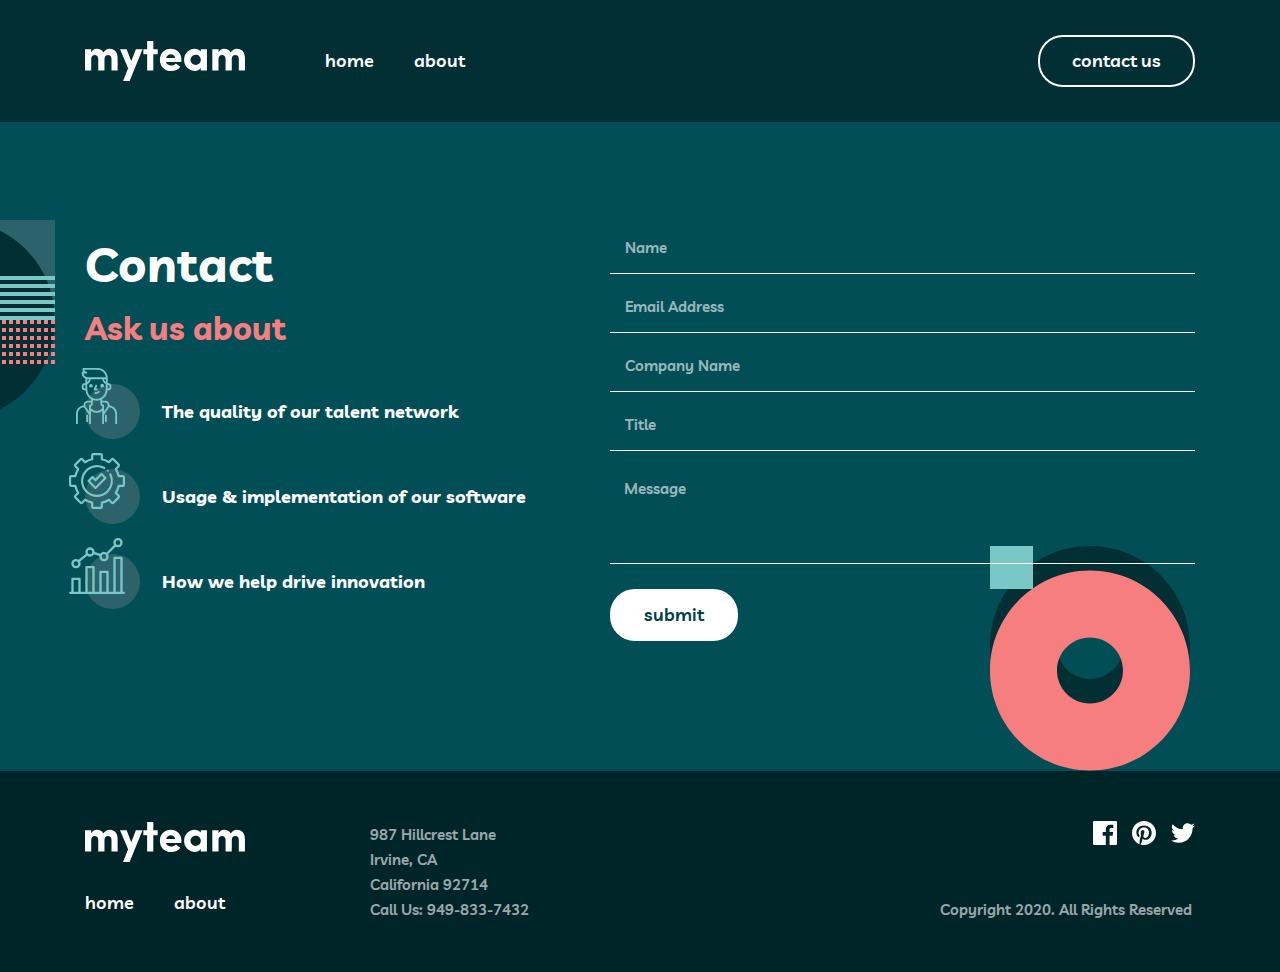
<file: pages/contact/index.html>
<!DOCTYPE html>
<html lang="en">
<head>
    <meta charset="UTF-8">
    <meta http-equiv="X-UA-Compatible" content="IE=edge">
    <meta name="viewport" content="width=device-width, initial-scale=1.0">
    <meta name="description" content="Describe your site">
    <meta name="keywords" content="Keywords, for, search">
    <link rel="icon" href="./assets/logo/logo@2x.svg"> <!-- svg file for icon, Chrome, Firefox, Edge!-->
    <link rel="mask-icon" href="./assets/logo/logo@2x.svg"> <!-- svg file for icon, Safari-->
    <link rel="stylesheet" href="./scss/style.css">
    <title>myteam</title>
</head>
<body>  
    <header>
        <div class="container">
            <div class="header-content">
                <div class="header-content__leftside">
                    <a class="header-content__leftside__logo-link logo-link" href="https://soft-kataifi.netlify.app/#">
                       <img src="./assets/logo/logo@2x main.svg" alt="logo">
                    </a>
                    <nav class="header-content__leftside__navbar">
                        <ul class="header-content__leftside__nav-list nav-list">
                            <li class="header-content__leftside__nav-list__item nav-item">
                                <a class="header-content__leftside__nav-list__link nav-link" href="https://soft-kataifi.netlify.app/#">home</a>
                            </li>
                            <li class="header-content__leftside__nav-list__item nav-item">
                                <a class="header-content__leftside__nav-list__link nav-link" href="https://soft-kataifi.netlify.app/pages/about/index.html">about</a>
                            </li>
                        </ul>
                    </nav>
                </div><div id="hamburger-icon">
                    <svg
                      width="20"
                      height="17"
                      viewBox="0 0 20 17"
                      fill="none"
                      xmlns="http://www.w3.org/2000/svg"
                    >
                      <rect width="20" height="3" fill="white" />
                      <rect y="7" width="20" height="3" fill="white" />
                      <rect y="14" width="20" height="3" fill="white" />
                    </svg>
                </div>
                <div id="hamburger-menu">
                    <div id="close-icon">
                      <svg
                        width="18"
                        height="17"
                        viewBox="0 0 18 17"
                        fill="none"
                        xmlns="http://www.w3.org/2000/svg"
                      >
                        <path
                          fill-rule="evenodd"
                          clip-rule="evenodd"
                          d="M8.99989 6.37869L2.98948 0.368286L0.868164 2.48961L6.87857 8.50001L0.868164 14.5104L2.98948 16.6317L8.99989 10.6213L15.0103 16.6317L17.1316 14.5104L11.1212 8.50001L17.1316 2.48961L15.0103 0.368286L8.99989 6.37869Z"
                          fill="white"
                        />
                      </svg>
                    </div>
                </div>
                <a href="#" class="header-content__contact-btn btn">
                    contact us
                </a>
    </header>
    <main>

        <section class="contact">
            <div class="container">
                <div class="contact-content">
                    <div class="contact-content__leftside">
                        <h2 class="contact-content__leftside__title section-title">
                           Contact
                        </h2>

                        <div class="contact-content__leftside__ask">
                          <h3 class="contact-content__leftside__ask__title">
                            Ask us about
                          </h3>
                            <ul class="contact-content__leftside__list">
                            <li class="contact-content__leftside__list-item">
                                <div class="list-item__circle">
                                    <svg xmlns="http://www.w3.org/2000/svg" width="56" height="56" fill="none">
                                        <path fill="#79C8C7" fill-rule="evenodd" d="M14.496 0h14c5.66 0 10.267 4.606 10.267 10.267v4.666a3.737 3.737 0 0 1 3.733 3.734 3.737 3.737 0 0 1-3.733 3.733h-.213a11.184 11.184 0 0 1-5.388 8.701v1.566h2.95a4.522 4.522 0 0 1 4.514 4.726l.122.008c4.216.561 7.348 4.142 7.348 8.332V56h-1.867V45.733a6.553 6.553 0 0 0-5.668-6.475l-.405-.026a4.562 4.562 0 0 1-.28.485l-4.847 7.234V56h-1.867V42.956a9.388 9.388 0 0 1-5.6 1.844 9.39 9.39 0 0 1-5.6-1.843V56h-1.866v-9.05l-4.845-7.23a4.576 4.576 0 0 1-.282-.487l-.467.03c-3.17.426-5.606 3.21-5.606 6.47V56H7.029V45.733c0-4.19 3.132-7.77 7.287-8.326l.182-.012a4.52 4.52 0 0 1 4.514-4.728h2.95V31.13a10.993 10.993 0 0 1-5.372-8.54l-.014-.191h-.213a3.737 3.737 0 0 1-3.734-3.733 3.737 3.737 0 0 1 3.734-3.734V10.57a6.541 6.541 0 0 1-3.734-5.902c0-.516.418-.934.934-.934h.5a3.706 3.706 0 0 1-.5-1.866V.933c0-.515.418-.933.933-.933Zm18.666 35.672v-1.139h2.95c1.461 0 2.65 1.19 2.65 2.66a2.63 2.63 0 0 1-.44 1.488l-3.293 4.916V37.54a.932.932 0 0 0-.933-.934h-.159a.935.935 0 0 1-.775-.933ZM29.513 32.5c.615-.12 1.21-.287 1.783-.5v3.664a2.798 2.798 0 0 0 1.866 2.661v2.123a7.525 7.525 0 0 1-5.6 2.485 7.53 7.53 0 0 1-5.6-2.484v-2.123a2.797 2.797 0 0 0 1.867-2.654v-3.658a10.97 10.97 0 0 0 5.684.486Zm-9.417 5.039v6.057l-3.292-4.913a2.638 2.638 0 0 1-.441-1.5 2.653 2.653 0 0 1 2.65-2.65h2.95v1.146a.934.934 0 0 1-.775.926h-.159a.933.933 0 0 0-.933.934Zm15.033-26.34h1.767v2.862c-.713-.645-1.496-1.605-1.767-2.861Zm-1.9 0c.415 2.842 2.641 4.555 3.669 5.205v3.123l-.196 2.544a9.328 9.328 0 0 1-7.53 8.594c-4.969.882-9.732-2.444-10.615-7.415a9.125 9.125 0 0 1-.107-.81l-.22-2.84v-3.197c1.027-.651 3.251-2.364 3.665-5.203H33.23ZM16.364 16.8h.001l.001 2.872.067.861h-.07a1.869 1.869 0 0 1-1.866-1.866c0-1.03.837-1.867 1.867-1.867Zm3.633-5.6c-.271 1.256-1.054 2.215-1.767 2.86v-2.927c.305.044.617.067.934.067h.833Zm18.767 8.4v-2.8c1.029 0 1.866.837 1.866 1.867s-.837 1.866-1.866 1.866h-.072l.072-.933ZM14.59 5.6a4.675 4.675 0 0 0 4.573 3.733h17.68c-.465-4.194-4.03-7.466-8.347-7.466H15.429c0 1.03.837 1.866 1.867 1.866a.934.934 0 0 1 0 1.867H14.59Zm9.24 12.133a1.867 1.867 0 1 1-3.734 0 1.867 1.867 0 0 1 3.733 0Zm9.333 1.867a1.867 1.867 0 1 0 0-3.734 1.867 1.867 0 0 0 0 3.734Zm-6.089.933 1.355-3.386-1.734-.693-1.866 4.666a.934.934 0 0 0 .867 1.28h2.8v-1.867h-1.422Zm-1.22 3.734a5.414 5.414 0 0 0 3.849-1.594l1.32 1.32a7.27 7.27 0 0 1-5.168 2.14h-.16v-1.866h.16ZM17.297 47.6a.933.933 0 1 1 1.867 0v5.6a.933.933 0 1 1-1.867 0v-5.6Zm18.666 0a.932.932 0 1 1 1.867 0v5.6a.932.932 0 1 1-1.867 0v-5.6Z" clip-rule="evenodd"/>
                                    </svg>
                                </div>
                                <div class="contact-content__leftside__list-item__content">
                                    <p class="contact-content__leftside__list-item__content-subtitle content-subtitle">The quality of our talent network</p>
                                </div>
                            </li>

                            <li class="contact-content__leftside__list-item">
                                <div class="list-item__circle">
                                    <svg xmlns="http://www.w3.org/2000/svg" width="56" height="56" fill="none">
                                        <path fill="#79C8C7" fill-rule="evenodd" d="M33.906 53.813A2.19 2.19 0 0 1 31.72 56H24.28a2.19 2.19 0 0 1-2.187-2.188v-3.265a23.106 23.106 0 0 1-5.859-2.43l-2.31 2.312a2.19 2.19 0 0 1-3.094 0l-5.26-5.26a2.19 2.19 0 0 1 0-3.093l2.311-2.311a23.106 23.106 0 0 1-2.43-5.859H2.189A2.19 2.19 0 0 1 0 31.72V24.28a2.19 2.19 0 0 1 2.188-2.187h3.258a23.106 23.106 0 0 1 2.426-5.869l-2.3-2.301a2.19 2.19 0 0 1 0-3.093l5.259-5.26a2.19 2.19 0 0 1 3.093 0l2.293 2.294a23.105 23.105 0 0 1 5.877-2.44V2.188A2.19 2.19 0 0 1 24.28 0h7.438a2.19 2.19 0 0 1 2.187 2.188v3.23a23.117 23.117 0 0 1 5.886 2.436l2.284-2.283a2.19 2.19 0 0 1 3.093 0l5.26 5.26a2.19 2.19 0 0 1 0 3.093l-2.284 2.284a23.116 23.116 0 0 1 2.437 5.886h3.23A2.19 2.19 0 0 1 56 24.28v7.438a2.19 2.19 0 0 1-2.188 2.187h-3.237a23.124 23.124 0 0 1-2.44 5.877l2.293 2.293a2.19 2.19 0 0 1 0 3.093l-5.259 5.26a2.19 2.19 0 0 1-3.093 0l-2.301-2.301a23.117 23.117 0 0 1-5.869 2.426v3.258ZM16.071 45.64c.204 0 .407.056.589.172a20.94 20.94 0 0 0 6.764 2.805c.5.111.857.555.857 1.068v4.127h7.438v-4.12c0-.514.357-.959.858-1.069 2.411-.53 4.69-1.473 6.775-2.801a1.094 1.094 0 0 1 1.361.15l2.91 2.909 5.259-5.26-2.904-2.903a1.094 1.094 0 0 1-.147-1.362 20.954 20.954 0 0 0 2.815-6.78c.11-.502.555-.858 1.068-.858h4.099V24.28H49.72c-.514 0-.958-.357-1.068-.858a20.943 20.943 0 0 0-2.812-6.791 1.094 1.094 0 0 1 .15-1.362l2.892-2.893-5.26-5.259-2.892 2.893c-.362.363-.929.425-1.362.149a20.953 20.953 0 0 0-6.79-2.812 1.093 1.093 0 0 1-.86-1.068V2.187h-7.437v4.1c0 .512-.356.956-.857 1.067a20.953 20.953 0 0 0-6.78 2.815c-.433.277-1 .216-1.363-.148l-2.904-2.903-5.259 5.26 2.91 2.91c.363.362.425.928.149 1.36a20.959 20.959 0 0 0-2.801 6.774c-.11.502-.555.86-1.068.86h-4.12v7.437h4.126c.513 0 .957.356 1.068.857a20.947 20.947 0 0 0 2.805 6.764c.276.433.215 1-.148 1.362l-2.92 2.92 5.258 5.26 2.92-2.92c.212-.212.492-.321.774-.321Zm.637-6.35A15.92 15.92 0 0 0 28 43.962a15.92 15.92 0 0 0 11.292-4.67 15.95 15.95 0 0 0 2.998-18.427 1.094 1.094 0 1 0-1.957.978 13.765 13.765 0 0 1-2.588 15.903A13.735 13.735 0 0 1 28 41.775a13.742 13.742 0 0 1-9.745-4.03c-5.373-5.373-5.373-14.117 0-19.49 4.348-4.347 11.125-5.286 16.481-2.282a1.093 1.093 0 1 0 1.07-1.908 16.079 16.079 0 0 0-9.89-1.898 15.822 15.822 0 0 0-9.208 4.541c-6.226 6.227-6.226 16.357 0 22.584Zm22.05-20.477a1.1 1.1 0 0 1-.775-.321 1.098 1.098 0 0 1 0-1.546c.203-.204.485-.32.774-.32.288 0 .57.116.774.32.203.203.32.485.32.773a1.1 1.1 0 0 1-.32.773 1.1 1.1 0 0 1-.774.32ZM26.455 36.057c-.29 0-.568-.115-.773-.32l-6.917-6.917a1.093 1.093 0 0 1 0-1.547l3.923-3.923a1.093 1.093 0 0 1 1.547 0l2.22 2.22 5.308-5.307a1.094 1.094 0 0 1 1.547 0l3.923 3.923c.427.427.427 1.12 0 1.547L27.23 35.737c-.205.205-.483.32-.774.32Zm-5.37-8.01 5.37 5.37 8.458-8.457-2.377-2.377-5.307 5.308a1.095 1.095 0 0 1-1.547 0l-2.22-2.22-2.377 2.376Z" clip-rule="evenodd"/>
                                    </svg>
                                </div>
                                <div class="contact-content__leftside__list-item__content">
                                    <p class="contact-content__leftside__list-item__content-subtitle content-subtitle">Usage & implementation of our software</p>
                                </div>
                            </li>

                            <li class="contact-content__leftside__list-item">
                                <div class="list-item__circle">
                                    <svg xmlns="http://www.w3.org/2000/svg" width="56" height="56" fill="none">
                                        <path fill="#79C8C7" fill-rule="evenodd" d="M44.333 4.667A4.671 4.671 0 0 1 49 0a4.671 4.671 0 0 1 4.667 4.667A4.671 4.671 0 0 1 49 9.333a4.64 4.64 0 0 1-2.37-.647l-7.61 7.611a4.64 4.64 0 0 1 .647 2.37A4.671 4.671 0 0 1 35 23.333a4.671 4.671 0 0 1-4.603-5.44l-5.372-1.532A4.669 4.669 0 0 1 21 18.667a4.643 4.643 0 0 1-2.802-.937l-7.117 5.675a4.64 4.64 0 0 1 .586 2.262A4.671 4.671 0 0 1 7 30.333a4.671 4.671 0 0 1-4.667-4.666A4.671 4.671 0 0 1 7 21c.905 0 1.75.259 2.466.706l7.274-5.8A4.671 4.671 0 0 1 21 9.333a4.671 4.671 0 0 1 4.665 4.784l5.7 1.625a4.66 4.66 0 0 1 6.005-1.095l7.61-7.61a4.639 4.639 0 0 1-.647-2.37ZM19.223 15.51a1.188 1.188 0 0 0-.09-.111A2.322 2.322 0 0 1 18.667 14 2.336 2.336 0 0 1 21 11.667 2.336 2.336 0 0 1 23.333 14 2.336 2.336 0 0 1 21 16.333c-.712 0-1.35-.32-1.777-.823Zm-10.61 8.472A2.325 2.325 0 0 0 7 23.333a2.336 2.336 0 0 0-2.333 2.334A2.336 2.336 0 0 0 7 28a2.336 2.336 0 0 0 2.333-2.333 2.326 2.326 0 0 0-.72-1.685Zm38.785-17.62a1.22 1.22 0 0 0-.093-.093 2.326 2.326 0 0 1-.638-1.602A2.336 2.336 0 0 1 49 2.333a2.336 2.336 0 0 1 2.333 2.334A2.336 2.336 0 0 1 49 7c-.62 0-1.184-.243-1.602-.639ZM52.5 18.666c.644 0 1.167.522 1.167 1.166v33.834h1.166a1.167 1.167 0 0 1 0 2.333H1.167a1.167 1.167 0 0 1 0-2.333h1.166V40.833c0-.644.523-1.166 1.167-1.166h7c.644 0 1.167.522 1.167 1.166v12.834h4.666v-24.5c0-.644.523-1.167 1.167-1.167h7c.644 0 1.167.523 1.167 1.167v24.5h4.666V33.833c0-.644.523-1.166 1.167-1.166h7c.644 0 1.167.522 1.167 1.166v19.834h4.666V19.833c0-.644.523-1.166 1.167-1.166h7ZM51.333 21v32.667h-4.666V21h4.666Zm-14 32.667V35h-4.666v18.667h4.666ZM18.667 30.333h4.666v23.334h-4.666V30.333ZM9.333 53.667V42H4.667v11.667h4.666ZM35 21a2.336 2.336 0 0 1-2.333-2.333A2.336 2.336 0 0 1 35 16.333a2.336 2.336 0 0 1 2.333 2.334A2.336 2.336 0 0 1 35 21Z" clip-rule="evenodd"/>
                                    </svg>
                                </div>
                                <div class="contact-content__leftside__list-item__content">
                                    <p class="contact-content__leftside__list-item__content-subtitle content-subtitle">How we help drive innovation</p>
                                </div>
                            </li>
                            </ul>
                        </div>
                    </div>
                    <form action="https://echo.htmlacademy.ru" method="post" enctype="multipart/form-data" class="contact-content__leftside">
                        <input placeholder="Name" required type="text" name="user__name" id="">
                        <input placeholder="Email Address" aria-required="true" type="email" name="user__email" id="" required>
                        <input placeholder="Company Name" type="text" name="user__company" required>
                        <input placeholder="Title" type="text" name="user__title" required>
                        <textarea placeholder="Message" name="user__message" id=""></textarea> 
                        <button class="form__btn btn" type="submit">submit</button>
                    </form>
                    <img class="contact-content__decor-element1" src="./assets/decors/directors-top.svg" alt="decor" loading="eager">
                    <img class="contact-content__decor-element2" src="./assets/decors/bottom.svg" alt="decor" loading="eager">
                </div>
            </div>
        </section>

    </main>
    <footer>
        <div class="container">
            <div class="footer-content">
                <div class="footer-content__leftside">
                    <div class="footer-content__leftside__logo-nav">
                        <a class="footer-content__leftside__logo-link logo-link" href="index.html">
                            <img src="./assets/logo/logo@2x main.svg" alt="logo">
                        </a>

                            <ul class="footer-content__leftside__nav-list nav-list">
                                <li class="footer-content__leftside__nav-list__item nav-item">
                                    <a class="footer-content__leftside__nav-list__link nav-link" href="https://soft-kataifi.netlify.app/#">home</a>
                                </li>
                                <li class="footer-content__leftside__nav-list__item nav-item">
                                    <a class="footer-content__leftside__nav-list__link nav-link" href="https://soft-kataifi.netlify.app/pages/about/index.html">about</a>
                                </li>
                            </ul>
                    </div>
                    <address>
                        <span>987 Hillcrest Lane</span>
                        <span>Irvine, CA</span>
                        <span>California 92714</span>
                        <span>Call Us: 949-833-7432</span>
                    </address>
                </div>
                <div class="footer-content__rightside">
                    <div class="footer-content__rightside__social">
                        <a class="footer-content__rightside__social-link" href="#">
                            <svg xmlns="http://www.w3.org/2000/svg" width="24" height="24" fill="none">
                                <path fill="#fff" d="M22.675 0H1.325C.593 0 0 .593 0 1.325v21.351C0 23.407.593 24 1.325 24H12.82v-9.294H9.692v-3.622h3.128V8.413c0-3.1 1.893-4.788 4.659-4.788 1.325 0 2.463.099 2.795.143v3.24l-1.918.001c-1.504 0-1.795.715-1.795 1.763v2.313h3.587l-.467 3.622h-3.12V24h6.116c.73 0 1.323-.593 1.323-1.325V1.325C24 .593 23.407 0 22.675 0Z"/>
                            </svg>
                        </a>
                            <a class="footer-content__rightside__social-link" href="#"> 
                                <svg xmlns="http://www.w3.org/2000/svg" width="24" height="24" fill="none">
                                <path fill="#fff" d="M12 0C5.373 0 0 5.372 0 12c0 5.084 3.163 9.426 7.627 11.174-.105-.949-.2-2.405.042-3.441.218-.937 1.407-5.965 1.407-5.965s-.359-.719-.359-1.782c0-1.668.967-2.914 2.171-2.914 1.023 0 1.518.769 1.518 1.69 0 1.029-.655 2.568-.994 3.995-.283 1.194.599 2.169 1.777 2.169 2.133 0 3.772-2.249 3.772-5.495 0-2.873-2.064-4.882-5.012-4.882-3.414 0-5.418 2.561-5.418 5.207 0 1.031.397 2.138.893 2.738a.36.36 0 0 1 .083.345l-.333 1.36c-.053.22-.174.267-.402.161-1.499-.698-2.436-2.889-2.436-4.649 0-3.785 2.75-7.262 7.929-7.262 4.163 0 7.398 2.967 7.398 6.931 0 4.136-2.607 7.464-6.227 7.464-1.216 0-2.359-.631-2.75-1.378l-.748 2.853c-.271 1.043-1.002 2.35-1.492 3.146C9.57 23.812 10.763 24 12 24c6.627 0 12-5.373 12-12 0-6.628-5.373-12-12-12Z"/>
                                </svg>
                    </a>
                        <a class="footer-content__rightside__social-link" href="#">
                            <svg xmlns="http://www.w3.org/2000/svg" width="24" height="20" fill="none">
                                <path fill="#fff" d="M24 2.557a9.83 9.83 0 0 1-2.828.775A4.932 4.932 0 0 0 23.337.608a9.864 9.864 0 0 1-3.127 1.195A4.916 4.916 0 0 0 16.616.248c-3.179 0-5.515 2.966-4.797 6.045A13.978 13.978 0 0 1 1.671 1.149a4.93 4.93 0 0 0 1.523 6.574 4.903 4.903 0 0 1-2.229-.616c-.054 2.281 1.581 4.415 3.949 4.89a4.935 4.935 0 0 1-2.224.084 4.928 4.928 0 0 0 4.6 3.419A9.9 9.9 0 0 1 0 17.54a13.94 13.94 0 0 0 7.548 2.212c9.142 0 14.307-7.721 13.995-14.646A10.025 10.025 0 0 0 24 2.557Z"/>
                            </svg>
                        </a>
                       
                    </div>
                    <span class="footer-content__rightside__copy">
                        Copyright 2020. All Rights Reserved
                    </span>
                </div>
            </div>
        </div>
    </footer>
    <script src="./js/index.js"></script>
</body>
</html>
</file>
<file: scss/style.css>
/* livvic-600 - latin */
@font-face {
  font-family: "Livvic";
  font-style: normal;
  font-weight: 600;
  src: local(""), url("../fonts/livvic-v13-latin-600.woff2") format("woff2"),
    /* Chrome 26+, Opera 23+, Firefox 39+ */
      url("../fonts/livvic-v13-latin-600.woff") format("woff"); /* Chrome 6+, Firefox 3.6+, IE 9+, Safari 5.1+ */
}
/* livvic-700 - latin */
@font-face {
  font-family: "Livvic";
  font-style: normal;
  font-weight: 700;
  src: local(""), url("../fonts/livvic-v13-latin-700.woff2") format("woff2"),
    /* Chrome 26+, Opera 23+, Firefox 39+ */
      url("../fonts/livvic-v13-latin-700.woff") format("woff"); /* Chrome 6+, Firefox 3.6+, IE 9+, Safari 5.1+ */
}

:root {
  --hero-bg-color: #014e56;
  --build-section-bg-color: #012f34;
  --footer-bg-color: #002529;
  --main-text-color: #ffffff;
  --build-section-title-color: #f67e7e;
}

* {
  padding: 0;
  margin: 0;
  border: 0;
}

*,
*:before,
*:after {
  box-sizing: border-box;
}

:focus,
:active {
  outline: none;
}

a {
  display: inline-block;
}

a:focus,
a:active {
  outline: none;
}

body {
  font-family: "Livvic";
  font-style: normal;
  font-weight: 600;
  min-height: 100vh;
  scroll-behavior: smooth;
  text-rendering: optimizeSpeed;
  overflow-x: hidden;
}

nav,
footer,
header,
aside {
  display: block;
}

img {
  display: block;
}

.flow {
  --flow-space: 1em;
}

.flow > * + * {
  margin-top: 1em;
  margin-top: var(--flow-space);
}

html,
body {
  min-height: 100%;
  width: 100%;
  font-size: 100%;
  line-height: 1;
  font-size: 16px;
  -ms-text-size-adjust: 100%;
  -moz-text-size-adjust: 100%;
  -webkit-text-size-adjust: 100%;
}

input,
button,
textarea,
select {
  font-family: inherit;
}

input::-ms-clear {
  display: none;
}

button {
  cursor: pointer;
}

button::-moz-focus-inner {
  padding: 0;
  border: 0;
}

a,
a:visited {
  text-decoration: none;
}

a:hover {
  text-decoration: none;
}

ul li {
  list-style: none;
}

img {
  vertical-align: top;
}

h1,
h2,
h3,
h4,
h5,
h6 {
  font-size: inherit;
  font-weight: 400;
}

h1,
h2,
h3,
h4,
p,
ul[class],
ol[class],
li,
figure,
figcaption,
blockquote,
dl,
dd {
  margin: 0;
}

ul[class],
ol[class] {
  padding: 0;
} /*# sourceMappingURL=style.css.map */

.nav-list {
  display: flex;
  align-items: stretch;
  justify-content: flex-start;
  flex-direction: row;
  -moz-column-gap: 40px;
  column-gap: 40px;
}

.nav-link {
  font-size: 18px;
  font-weight: 600;
  line-height: 28px;
  text-transform: none;
  color: #ffffff;
  transition: linear 0.3s;
}

.btn {
  padding: 10px 32px;
  border: 2px solid #ffffff;
  border-radius: 25px;
  background-color: transparent;
  transition: linear 0.3s;
  font-size: 18px;
  font-weight: 600;
  line-height: 28px;
  text-transform: none;
  color: inherit;
}

.line {
  width: 50px;
  height: 4px;
}

.section-title {
  font-size: 48px;
  font-weight: 700;
  line-height: 48px;
  text-transform: none;
  color: #ffffff;
}

.content-title {
  font-size: 18px;
  font-weight: 700;
  line-height: 28px;
  text-transform: none;
  color: #f67e7e;
}

.content-subtitle {
  font-size: 15px;
  font-weight: 600;
  line-height: 25px;
  text-transform: none;
  color: #ffffff;
}

.container {
  max-width: 1150px;
  margin: 0 auto;
  padding-right: 20px;
  padding-left: 20px;
}
.site-header {
  padding-top: 73px;
  padding-bottom: 73px;
  background-color: var(--hero-bg-color);
}
.header-wrapper {
  display: flex;
  align-items: center;
  justify-content: space-between;
}

.header-start {
  display: flex;
  align-items: center;
  justify-content: space-between;
  width: 380px;
}

.header-start-link {
  font-size: 18px;
  line-height: 28px;
  transition: linear 0.2s;
  color: var(--main-text-color);
}

.header-start-link:hover {
  color: var(--build-section-title-color);
}

.header-btn {
  padding: 9px 33px 11px 32px;
  font-size: 18px;
  line-height: 28px;
  color: var(--main-text-color);
  background-color: transparent;
  border: 2px solid var(--main-text-color);
  border-radius: 24px;
  transition: linear 0.2s;
}

.header-btn:hover {
  color: var(--footer-bg-color);
  background-color: var(--main-text-color);
  border: 2px solid var(--main-text-color);
}

main .main-page {
  background-color: #014e56;
  padding-top: 120px;
  overflow-y: hidden;
}
main .main-page__content {
  padding-bottom: 250px;
  position: relative;
  display: flex;
  align-items: stretch;
  justify-content: space-between;
  flex-direction: row;
}
main .main-page__content__title {
  max-width: 620px;
  font-size: 100px;
  font-weight: 700;
  line-height: 100px;
  text-transform: none;
  color: #ffffff;
}
main .main-page__content__title span {
  color: #f67e7e;
}
main .main-page__content__rightside .main-page__line {
  background-color: #79c8c7;
  margin-bottom: 80px;
}
main .main-page__content__subtitle {
  max-width: 445px;
  font-size: 18px;
  font-weight: 600;
  line-height: 28px;
  text-transform: none;
  color: #ffffff;
}
main .main-page__content .main-page__decor-element1,
main .main-page__content .main-page__decor-element2 {
  position: absolute;
}
main .main-page__content .main-page__decor-element1 {
  top: 0;
  left: -225px;
}
main .main-page__content .main-page__decor-element2 {
  bottom: -105px;
  right: 0;
}
.container {
  max-width: 1150px;
}

#hamburger-icon {
  display: none;
}

#hamburger-menu {
  display: none;
}

.build_wrapper {
  flex-direction: row;
}

.build {
  background-position-y: top;
  background-position-x: calc(100vw - 100px);
}

.build_title {
  font-size: 48px;
  line-height: 48px;
}

.build {
  padding-top: 140px;
  padding-bottom: 140px;
  background-image: url("../assets/icons/built_bg.svg");
  background-repeat: no-repeat;
  background-position: calc(50% + 700px) bottom;
  background-color: var(--build-section-bg-color);
}
.build_wrapper {
  display: flex;
  justify-content: space-between;
  flex-direction: row;
}
.build_title {
  width: 555px;
  margin: 0;
  font-weight: 700;
  font-size: 48px;
  line-height: 48px;
  color: var(--main-text-color);
}
.build_title::before {
  display: block;
  width: 50px;
  height: 4px;
  margin-bottom: 54px;
  background-color: var(--build-section-title-color);
  content: "";
}
.build_list {
  max-width: 565px;
  margin-top: 54px;
}
.build_list_item {
  position: relative;
  margin-bottom: 32px;
  padding-left: 95px;
}
.build_list_item::before {
  position: relative;
  display: block;
  width: 72px;
  height: 72px;
  background-image: url("../assets/icons/first.svg");
  background-repeat: no-repeat;
  background-position: left center;
  content: "";
}
.build_list_item:nth-child(2)::before {
  background-image: url("../assets/icons/secont.svg");
}
.build_list_item:nth-child(3)::before {
  background-image: url("../assets/icons/third.svg");
}

.build_item_title {
  margin-top: 0;
  margin-bottom: 16px;
  font-weight: 700;
  font-size: 18px;
  line-height: 28px;
  color: var(--build-section-title-color);
}
.build_item_desc {
  margin: 0;
  font-size: 15px;
  line-height: 25px;
  color: var(--main-text-color);
  opacity: 0.8;
}

/* BUILD & MANAGE UCHUN */

/* BUILD & MANAGE UCHUN */

main .delivering {
  background-color: #004047;
  overflow: hidden;
}
main .delivering-content {
  padding: 140px 0;
  position: relative;
}
main .delivering-content__title {
  max-width: 930px;
  margin: 0 auto;
  text-align: center;
  margin-bottom: 55px;
}
main .delivering-content__title span {
  color: #79c8c7;
}
main .delivering-content__card-list {
  display: flex;
  align-items: stretch;
  justify-content: space-between;
  flex-direction: row;
}
main .delivering-content__card-list__item {
  padding: 35px 5px 5px 5px;
  width: 350px;
  min-height: 310px;
  position: relative;
}
main .delivering-content__card-list__item:before {
  content: "“";
  position: absolute;
  top: -39px;
  left: 50%;
  transform: translateX(-50%);
  font-size: 220px;
  color: #2c6269;
}
main .delivering-content__card-list__item blockquote .__text {
  font-size: 15px;
  font-weight: 600;
  line-height: 25px;
  text-transform: none;
  color: #ffffff;
  text-align: center;
  margin-bottom: 25px;
  z-index: 1;
  position: relative;
}
main .delivering-content__card-list__item blockquote figcaption {
  display: flex;
  align-items: center;
  justify-content: flex-start;
  flex-direction: column;
  row-gap: 2px;
  margin-bottom: 30px;
}
main .delivering-content__card-list__item blockquote figcaption .__author {
  font-size: 18px;
  font-weight: 700;
  line-height: 28px;
  text-transform: none;
  color: #79c8c7;
}
main .delivering-content__card-list__item blockquote figcaption .__author-job {
  font-size: 13px;
  font-weight: 400;
  line-height: 18px;
  text-transform: none;
  color: #ffffff;
  font-style: italic;
}
main .delivering-content__card-list__item blockquote .__imgbox {
  width: 60px;
  height: 60px;
  border-radius: 50%;
  border: 2px solid #c4fffe;
  margin: 0 auto;
}
main .delivering-content__card-list__item blockquote .__imgbox img {
  width: 100%;
  height: 100%;
}
main .delivering-content__decor1,
main .delivering-content__decor2 {
  position: absolute;
}
main .delivering-content__decor1 {
  top: 0;
  left: -125px;
}
main .delivering-content__decor2 {
  bottom: -100px;
  right: -220px;
}
main .ready {
  background-color: #f67e7e;
  overflow-y: hidden;
}
main .ready-content {
  padding: 75px 0;
  position: relative;
  max-width: 915px;
  margin: 0 auto;
  display: flex;
  align-items: stretch;
  justify-content: space-between;
  flex-direction: row;
}
main .ready-content__title {
  color: #012f34;
}
main .ready-content__btn {
  color: #012f34;
  border-color: #012f34;
  background-color: transparent;
  transition: linear 0.3s;
}

main .ready-content__btn:hover {
  background-color: #012f34;
  color: #ffffff;
}

main .ready-content__decor {
  position: absolute;
  top: 65px;
  left: -250px;
}

footer {
  background-color: #002529;
}
footer .footer-content {
  padding: 50px 0;
  display: flex;
  align-items: center;
  justify-content: space-between;
  flex-direction: row;
}
footer .footer-content__leftside {
  display: flex;
  align-items: stretch;
  justify-content: flex-start;
  flex-direction: row;
  -moz-column-gap: 125px;
  column-gap: 125px;
}
footer .footer-content__leftside__logo-link {
  margin-bottom: 25px;
}

.footer-content__leftside__nav-list__link:hover {
  transition: linear 0.3s;
  color: #f67e7e;
}

footer .footer-content__leftside address span {
  display: block;
  font-size: 15px;
  font-weight: 600;
  line-height: 25px;
  text-transform: none;
  color: #ffffff;
  opacity: 0.6;
  font-style: normal;
}
footer .footer-content__rightside {
  width: 255px;
  display: flex;
  align-items: stretch;
  justify-content: flex-start;
  flex-direction: column;
  row-gap: 50px;
}
footer .footer-content__rightside__social {
  align-self: flex-end;
  display: flex;
  align-items: center;
  justify-content: flex-start;
  flex-direction: row;
  -moz-column-gap: 15px;
  column-gap: 15px;
}
footer .footer-content__rightside__social a svg path {
  fill: #ffffff;
}

footer .footer-content__rightside__social a:hover > svg path {
  fill: #f67e7e;
}
footer .footer-content__rightside__copy {
  font-size: 15px;
  font-weight: 600;
  line-height: 25px;
  text-transform: none;
  color: #ffffff;
  opacity: 0.6;
}

@media only screen and (max-width: 991.98px) {
  .container {
    max-width: 720px;
  }
  .header-start-link {
    display: none;
  }
  .header-btn {
    display: none;
  }
  main .main-page {
    padding-top: 110px;
  }
  main .main-page__content {
    padding-top: 0;
    flex-direction: column;
    align-items: center;
    row-gap: 25px;
  }

  main .main-page__content__title {
    text-align: center;
    line-height: 56px;
    font-weight: 700;
    font-size: 64px;
    max-width: 395px;
  }

  main .main-page__line {
    display: none;
  }

  main .main-page__content__subtitle {
    font-size: 15px;
    text-align: center;
    max-width: 455px;
  }

  main .main-page__decor-element1 {
    display: none;
  }

  main .main-page__content .main-page__decor-element2 {
    right: 50%;
    transform: translateX(50%);
  }

  #hamburger-icon {
    display: block;
  }
  .site-header {
    padding-top: 32px;
    padding-bottom: 32px;
    background-color: var(--hero-bg-color);
  }
  .build {
    padding: 100px 98px;
    background-image: url("../assets/icons/build_bg.svg");
    background-repeat: no-repeat;
    background-position-y: top;
    background-position-x: calc(100vw - 100px);
    background-color: var(--build-section-bg-color);
  }

  .build_wrapper {
    display: flex;
    flex-direction: column;
  }
  .build_title {
    font-weight: 700;
    font-size: 32px;
    line-height: 32px;
    margin-bottom: 64px;
    text-align: left;
    width: 445px;
    color: var(--main-text-color);
  }

  .build_item_title {
    position: relative;
    font-weight: 700;
    font-size: 18px;
    line-height: 28px;
    text-align: left;
    margin-bottom: 8px;
  }

  .build_title::before {
    margin-bottom: 30px;
  }
  .build_item_desc {
    font-weight: 600;
    font-size: 15px;
    line-height: 25px;
    text-align: left;
    color: #ffffff;
    mix-blend-mode: normal;
    opacity: 0.8;
  }

  .build_list_item {
    display: grid;
    grid-template-columns: 72px 1fr;
    grid-template-rows: auto auto;
    column-gap: 23px;
    padding-left: 0;
  }

  .build_list_item::before {
    content: "";
    grid-row: span 2;
    position: relative;
    display: block;
    width: 72px;
    height: 72px;
    background-image: url("../assets/icons/first.svg");
    background-repeat: no-repeat;
    background-position: left center;
  }
  main .delivering-content {
    padding: 100px 0;
  }
  main .delivering-content__title {
    font-size: 32px;
    line-height: 32px;
    max-width: 490px;
  }
  main .delivering-content__decor1 {
    top: 0;
    left: -44px;
  }
  main .delivering-content__decor2 {
    right: -45px;
  }
  main .delivering-content__card-list {
    flex-direction: column;
    align-items: center;
    row-gap: 50px;
  }

  main .ready-content {
    padding: 76px 0;
    flex-direction: row;
    align-items: center;
    justify-content: space-between;
    max-width: 575px;
  }

  main .ready-content__title {
    font-size: 32px;
    line-height: 32px;
    width: fit-content;
  }

  main .ready-content__decor {
    top: 85px;
    left: -96px;
  }

  footer .footer-content {
    flex-direction: column;
  }

  footer .footer-content__leftside {
    width: 100%;
    display: flex;
    justify-content: space-between;
    flex-direction: row;
    margin-bottom: 30px;
  }

  footer .footer-content__leftside__logo-nav {
    display: flex;
    flex-direction: column;
    justify-content: space-between;
    margin: 0;
  }

  footer .footer-content__leftside__logo-link {
    width: 96px;
    height: 24px;
    margin: 0;
  }
  footer .footer-content__leftside__logo-link img {
    width: 100%;
    height: 100%;
  }

  footer address {
    text-align: right;
    margin: 0;
  }

  footer .footer-content__rightside {
    flex-direction: row;
    justify-content: space-between;
    width: 100%;
  }
}
@media only screen and (max-width: 767.98px) {
  .container {
    max-width: 100%;
  }

  header.site-header {
    padding-top: 48px;
    padding-bottom: 48px;
  }

  @media (max-width: 767.98px) {
    .header-start-link {
      display: none;
    }
    .header-btn {
      display: none;
    }
    main .main-page__content {
      flex-direction: column;
      padding-top: 0px;
    }

    main .main-page {
      padding-top: 80px;
      overflow-y: hidden;
    }
    main .main-page__content__title {
      font-family: Livvic;
      font-size: 40px;
      font-weight: 700;
      line-height: 40px;
      letter-spacing: 0px;
      text-align: center;
      width: 245px;
      margin: 0 auto;
      margin-bottom: 18px;
    }

    main .main-page__content__rightside .main-page__line {
      display: none;
    }

    main .main-page__content__subtitle {
      text-align: center;
      width: 100%;
      margin: auto;
    }

    main .main-page__content .main-page__decor-element2 {
      bottom: -105px;
      right: 50%;
      transform: translateX(50%);
    }
  }

  #hamburger-icon {
    display: block;
  }

  #hamburger-menu {
    position: absolute;
    width: 255px;
    z-index: 555555;
    top: 0;
    right: -100%;
    padding: 55px 25px 0px 25px;
    min-height: 100vh;
    background-color: #79c8c7;
  }

  #hamburger-menu.open {
    display: block;
    animation: h-anime 0.3s linear forwards;
  }

  @keyframes h-anime {
    100% {
      right: 0%;
    }
  }

  #hamburger-menu.close {
    right: -100%;
    display: none;
  }

  #close-icon {
    margin-left: auto;
    margin-bottom: 40px;
    width: fit-content;
  }

  .hamburger-menu-list {
    display: flex;
    flex-direction: column;
    row-gap: 10px;
  }

  .hamburger-menu-list li a {
    color: white;
  }

  body.opac {
    max-height: 100%;
    overflow: hidden;
  }

  #shadow.active {
    position: absolute;
    transition: linear 0.3s;
    background-color: rgba(0, 0, 0, 0.7);
    width: 100vh;
    height: 100vh;
  }

  .build {
    padding: 64px 24px;
    background-image: url("../assets/icons/build_bg.svg");
    background-repeat: no-repeat;
    background-position-y: top;
    background-position-x: calc(100vw - 100px);
    background-color: var(--build-section-bg-color);
  }

  .build_list {
    align-self: center;
  }

  .build_wrapper {
    display: flex;
    flex-direction: column;
  }
  .build_title {
    font-weight: 700;
    font-size: 32px;
    line-height: 32px;
    margin-bottom: 64px;
    text-align: left;
    width: 240px;
  }
  .build_item_title {
    position: relative;
    font-weight: 700;
    font-size: 18px;
    line-height: 28px;
    text-align: center;
    margin-bottom: 8px;
  }

  .build_item_desc {
    font-weight: 600;
    font-size: 15px;
    line-height: 25px;
    text-align: center;
    color: #ffffff;
    mix-blend-mode: normal;
    opacity: 0.8;
  }

  .build_list_item {
    display: flex;
    flex-direction: column;
    align-items: center;
    padding-left: 0;
  }

  .build_list_item::before {
    content: "";
    position: relative;
    display: block;
    width: 72px;
    height: 72px;
    background-image: url("../assets/icons/first.svg");
    background-repeat: no-repeat;
    background-position: left center;
    margin-bottom: 16px;
  }

  main .delivering-content__title {
    margin: 0 auto;
    margin-top: 40px;
    text-align: center;
    margin-bottom: 55px;
    font-size: 32px;
    font-weight: 700;
    line-height: 32px;
    text-transform: none;
    color: #ffffff;
  }

  main .delivering-content__decor1 {
    top: 0;
    left: -20px;
  }

  main .delivering-content__card-list {
    flex-direction: column;
    align-items: center;
    row-gap: 48px;
  }

  main .delivering-content {
    padding-bottom: 164px;
  }

  main .delivering-content__decor2 {
    bottom: -100px;
    right: -20px;
  }

  main .ready-content {
    flex-direction: column;
    align-items: center;
    row-gap: 25px;
    padding: 83px 0;
  }

  main .ready-content__title {
    color: #012f34;
    font-size: 32px;
    font-weight: 700;
    line-height: 32px;
    text-transform: none;
    text-align: center;
    width: 327px;
  }
  main .ready-content__decor {
    top: 186px;
    left: -20px;
  }

  footer .footer-content {
    flex-direction: column;
  }

  footer .footer-content__leftside {
    flex-direction: column;
  }
  .footer-content__leftside__logo-nav {
    margin-bottom: 25px;
  }

  .footer-content__leftside__nav-list {
    justify-content: space-between;
  }

  footer .footer-content__leftside__logo-nav {
    align-items: center;
  }

  footer .footer-content__leftside__logo-link {
    margin-bottom: 25px;
  }

  footer .footer-content__leftside__nav-list {
    column-gap: 10px;
    margin-bottom: 25px;
  }
  footer address {
    text-align: center;
    margin-bottom: 40px;
  }

  footer .footer-content__rightside {
    display: flex;
    flex-direction: column;
    row-gap: 25px;
    align-items: center;
  }
  footer .footer-content__rightside__social {
    align-self: center;
  }
}

@media only screen and (min-width: 993px) {
}
</file>
<file: pages/about/scss/style.css>
* {
  padding: 0;
  margin: 0;
  border: 0;
}

*,
*:before,
*:after {
  box-sizing: border-box;
}

:focus,
:active {
  outline: none;
}

a {
  display: inline-block;
}

a:focus,
a:active {
  outline: none;
}

body {
  min-height: 100vh;
  scroll-behavior: smooth;
  text-rendering: optimizeSpeed;
}

nav,
footer,
header,
aside {
  display: block;
}

img {
  display: block;
}

.flow {
  --flow-space: 1em;
}

.flow > * + * {
  margin-top: 1em;
  margin-top: var(--flow-space);
}

html,
body {
  height: 100%;
  width: 100%;
  font-size: 100%;
  line-height: 1;
  font-size: 16px;
  -ms-text-size-adjust: 100%;
  -moz-text-size-adjust: 100%;
  -webkit-text-size-adjust: 100%;
}

input,
button,
textarea,
select {
  font-family: inherit;
}

input::-ms-clear {
  display: none;
}

button {
  cursor: pointer;
}

button::-moz-focus-inner {
  padding: 0;
  border: 0;
}

a,
a:visited {
  text-decoration: none;
}

a:hover {
  text-decoration: none;
}

ul li {
  list-style: none;
}

img {
  vertical-align: top;
}

h1,
h2,
h3,
h4,
h5,
h6 {
  font-size: inherit;
  font-weight: 400;
}

h1,
h2,
h3,
h4,
p,
ul[class],
ol[class],
li,
figure,
figcaption,
blockquote,
dl,
dd {
  margin: 0;
}

ul[class],
ol[class] {
  padding: 0;
}

/* livvic-regular - latin */
@font-face {
  font-family: "Livvic";
  font-style: normal;
  font-weight: 400;
  src: url("../fonts/livvic-v13-latin-regular.woff2"),
    url("../fonts/livvic-v13-latin-regular.woff");
}
/* livvic-500italic - latin */
@font-face {
  font-family: "Livvic";
  font-style: italic;
  font-weight: 500;
  src: url("../fonts/livvic-v13-latin-500italic.woff2"),
    url("../fonts/livvic-v13-latin-500italic.woff");
}
/* livvic-600 - latin */
@font-face {
  font-family: "Livvic";
  font-style: normal;
  font-weight: 600;
  src: url("../fonts/livvic-v13-latin-600.woff2"),
    url("../fonts/livvic-v13-latin-600.woff");
}
/* livvic-700 - latin */
@font-face {
  font-family: "Livvic";
  font-style: normal;
  font-weight: 700;
  src: url("../fonts/livvic-v13-latin-700.woff2"),
    url("../fonts/livvic-v13-latin-700.woff");
}
/* livvic-700italic - latin */
@font-face {
  font-family: "Livvic";
  font-style: italic;
  font-weight: 700;
  src: url("../fonts/livvic-v13-latin-700italic.woff2"),
    url("../fonts/livvic-v13-latin-700italic.woff");
}
body {
  font-family: "Livvic", sans-serif;
}

body {
  font-family: "Livvic", sans-serif;
}

ul {
  display: flex;
  -moz-column-gap: 10px;
  column-gap: 10px;
}

.logo-link svg path {
  fill: #ffffff;
  fill: #ffffff;
}

.dsp-none {
  display: none;
}

.nav-list {
  display: flex;
  align-items: stretch;
  justify-content: flex-start;
  flex-direction: row;
  -moz-column-gap: 40px;
  column-gap: 40px;
}

.nav-link {
  font-size: 18px;
  font-weight: 600;
  line-height: 28px;
  text-transform: none;
  color: #ffffff;
  transition: linear 0.3s;
}

.btn {
  padding: 10px 32px;
  border: 2px solid #ffffff;
  border-radius: 25px;
  background-color: transparent;
  transition: linear 0.3s;
  font-size: 18px;
  font-weight: 600;
  line-height: 28px;
  text-transform: none;
  color: inherit;
}

.line {
  width: 50px;
  height: 4px;
}

.section-title {
  font-size: 48px;
  font-weight: 700;
  line-height: 48px;
  text-transform: none;
  color: #ffffff;
}

.container {
  max-width: 1140px;
  margin: 0 auto;
  padding: 0 15px;
}

header {
  position: fixed;
  top: 0;
  width: 100%;
  z-index: 99999;
  background-color: #014e56;
}
header .header-content {
  display: flex;
  align-items: center;
  justify-content: space-between;
  flex-direction: row;
  padding: 35px 0;
}
header .header-content__leftside {
  display: flex;
  align-items: center;
  justify-content: flex-start;
  flex-direction: row;
  -moz-column-gap: 80px;
  column-gap: 80px;
}
header .header-content__contact-btn {
  border-color: #ffffff;
  color: #ffffff;
  background-color: transparent;
}
header .header-content__contact-btn:hover {
  background-color: #ffffff;
  color: #012f34;
}
header .header-content__contact-btn:active {
  background-color: transparent;
  border-color: #406367;
  color: #406367;
}

#hamburger-icon {
  display: none;
}

#hamburger-menu {
  display: none;
}

main .main-page {
  padding-top: 240px;
  padding-bottom: 120px;
  background-color: #014e56;
  overflow-x: hidden;
}
main .main-page .main-page__content {
  display: flex;
  justify-content: space-between;
  position: relative;
}
main .main-page .main-page__content__title {
  font-size: 64px;
  font-weight: 700;
  line-height: 100px;
  text-transform: none;
  color: #ffffff;
}
main .main-page .main-page__content__rightside .line {
  background-color: #f67e7e;
  margin-bottom: 40px;
}
main .main-page .main-page__content__subtitle {
  max-width: 730px;
  font-size: 18px;
  font-weight: 600;
  line-height: 28px;
  text-transform: none;
  color: #ffffff;
}
main .main-page .main-page__content-decore {
  position: absolute;
  right: -220px;
  bottom: -120px;
}
main .directors {
  background-color: #004047;
  overflow-x: hidden;
}
main .directors-content {
  padding: 140px 0;
  position: relative;
}
main .directors-content__title {
  text-align: center;
  margin-bottom: 65px;
}
main .directors-content__cardblock {
  display: flex;
  align-items: stretch;
  justify-content: flex-start;
  flex-direction: row;
  -moz-column-gap: 25px;
  column-gap: 25px;
  row-gap: 75px;
  flex-wrap: wrap;
}
main .directors-content__cardblock-item {
  flex-basis: calc(100% / 3 - 25px);
  min-height: 250px;
  padding: 30px 25px 55px;
  background-color: #002529;
  position: relative;
  flex-wrap: nowrap;
}
main .directors-content__cardblock-item__user-info {
  display: flex;
  align-items: center;
  justify-content: flex-start;
  flex-direction: column;
  row-gap: 13px;
}

main .directors-content__cardblock-item__user-info.dsp-none {
  display: none;
}

main .directors-content__cardblock-item__user-info .imgbox {
  width: 95px;
  height: 95px;
  border-radius: 50%;
  border: 2px solid #c4fffe;
}
main .directors-content__cardblock-item__user-info .imgbox img {
  width: 100%;
  height: 100%;
}
main .directors-content__cardblock-item__user-info figcaption {
  display: flex;
  align-items: center;
  justify-content: flex-start;
  flex-direction: column;
}

main .directors-content__cardblock-item__user-info figcaption span:first-child,
main .directors-content__cardblock-item__user-desc figcaption {
  font-weight: 700;
  font-size: 18px;
  line-height: 28px;
  text-align: center;
  color: #79c8c7;
}
main .directors-content__cardblock-item__user-desc__user-quote__text {
  font-weight: 600;
  font-size: 15px;
  line-height: 25px;
  text-align: center;
  color: #ffffff;
}

main
  .directors-content__cardblock-item__user-info
  figcaption
  span:nth-child(2) {
  font-size: 15px;
  font-style: italic;
  line-height: 25px;
  text-align: center;
  color: #ffffff;
}

main .directors-content__cardblock-item__user-desc {
  display: none;
}

main .directors-content__cardblock-item__user-desc.dsp-flex {
  display: flex;
  align-items: center;
  justify-content: flex-start;
  flex-direction: column;
  row-gap: 25px;
}

main .directors-content__cardblock-item__user-desc__user-quote {
  display: flex;
  align-items: center;
  justify-content: flex-start;
  flex-direction: column;
  row-gap: 8px;
}
main .directors-content__cardblock-item__user-desc__user-quote__text {
  text-align: center;
  max-width: 255px;
  order: 2;
}
main .directors-content__cardblock-item__user-desc__social {
  display: flex;
  align-items: center;
  justify-content: flex-start;
  flex-direction: row;
  -moz-column-gap: 15px;
  column-gap: 15px;
}
main .directors-content__cardblock-item .circle-bg {
  width: 55px;
  height: 55px;
  display: flex;
  align-items: center;
  justify-content: center;
  flex-direction: row;
  border-radius: 50%;
  background-color: #f67e7e;
  transition: linear 0.2s;
  cursor: pointer;
  position: absolute;
  bottom: 0;
  left: 50%;
  transform: translate(-50%, 50%);
  transition: linear 0.2s;
}

main .directors-content__cardblock-item .circle-bg.rotate {
  background-color: #79c8c7;
  transform: translate(-50%, 50%) rotate(45deg);
}

main .directors-content__decor1,
main .directors-content__decor2 {
  position: absolute;
}
main .directors-content__decor1 {
  top: 0;
  left: -220px;
}
main .directors-content__decor2 {
  bottom: 0;
  right: -150px;
}
main .clients {
  padding: 140px 0;
  background-color: #012f34;
  overflow-x: hidden;
}
main .clients-content {
  position: relative;
  display: flex;
  align-items: center;
  justify-content: flex-start;
  flex-direction: column;
  row-gap: 65px;
}
main .clients-content__clientsblock {
  width: 100%;
  display: flex;
  align-items: center;
  justify-content: space-between;
  flex-direction: row;
}
main .clients-content__decor {
  position: absolute;
  top: -140px;
  left: -135px;
}
main .ready {
  background-color: #f67e7e;
  overflow-y: hidden;
}
main .ready-content {
  padding: 75px 0;
  position: relative;
  max-width: 915px;
  margin: 0 auto;
  display: flex;
  align-items: stretch;
  justify-content: space-between;
  flex-direction: row;
}
main .ready-content__title {
  color: #012f34;
}
main .ready-content__btn {
  color: #012f34;
  border-color: #012f34;
  background-color: transparent;
}
main .ready-content__decor {
  position: absolute;
  top: 65px;
  left: -250px;
}

footer {
  background-color: #002529;
}
footer .footer-content {
  padding: 50px 0;
  display: flex;
  align-items: center;
  justify-content: space-between;
  flex-direction: row;
}
footer .footer-content__leftside {
  display: flex;
  align-items: stretch;
  justify-content: flex-start;
  flex-direction: row;
  -moz-column-gap: 125px;
  column-gap: 125px;
}
footer .footer-content__leftside__logo-link {
  margin-bottom: 25px;
}
footer .footer-content__leftside address span {
  display: block;
  font-size: 15px;
  font-weight: 600;
  line-height: 25px;
  text-transform: none;
  color: #ffffff;
  opacity: 0.6;
  font-style: normal;
}
footer .footer-content__rightside {
  width: 255px;
  display: flex;
  align-items: stretch;
  justify-content: flex-start;
  flex-direction: column;
  row-gap: 50px;
}
footer .footer-content__rightside__social {
  align-self: flex-end;
  display: flex;
  align-items: center;
  justify-content: flex-start;
  flex-direction: row;
  -moz-column-gap: 15px;
  column-gap: 15px;
}
footer .footer-content__rightside__social a svg path {
  fill: #ffffff;
}
footer .footer-content__rightside__copy {
  font-size: 15px;
  font-weight: 600;
  line-height: 25px;
  text-transform: none;
  color: #ffffff;
  opacity: 0.6;
}

@media only screen and (max-width: 991.98px) {
  .container {
    max-width: 770px;
    padding: 0 40px;
  }

  header .header-content {
    padding: 32px 0;
  }

  main .main-page {
    padding-top: 225px;
  }

  .logo-link {
    width: 128px;
    height: 32px;
  }

  .logo-link img {
    width: 100%;
    height: 100%;
  }

  .line {
    display: none;
  }

  #hamburger-icon {
    display: none;
  }

  .main-page__content {
    flex-direction: column;
    text-align: center;
    align-items: center;
  }

  main .main-page .main-page__content__title {
    line-height: 56px;
    margin-bottom: 25px;
  }

  main .main-page .main-page__content__subtitle {
    max-width: 455px;
    font-size: 15px;
    font-weight: 600;
    line-height: 28px;
  }

  main .main-page .main-page__content-decore {
    right: -140px;
  }

  main .directors-content {
    padding-top: 100px;
    padding-bottom: 130px;
  }

  main .directors-content__decor1 {
    left: -140px;
  }
  main .directors-content__title {
    font-size: 32px;
    line-height: 32px;
    margin-bottom: 50px;
  }

  main .directors-content__cardblock {
    justify-content: center;
  }

  main .directors-content__cardblock-item {
    flex-basis: calc(50% - 25px);
    min-height: 281px;
  }

  main .directors-content__decor2 {
    right: -40px;
  }
  main .clients {
    padding: 100px 0;
  }
  main .clients-content__decor {
    top: -245px;
    left: -40px;
  }

  main .clients-content__title {
    font-size: 32px;
    line-height: 32px;
    font-weight: 700;
  }

  main .clients-content__clientsblock img {
    width: calc(690px / 5 - 20px);
  }

  main .ready-content__title {
    font-size: 32px;
    line-height: 32px;
    font-weight: 700;
  }

  main .ready-content {
    max-width: 575px;
    align-items: center;
  }

  main .ready-content__decor {
    top: 80px;
    left: -100px;
  }

  footer .footer-content {
    flex-direction: column;
  }

  footer .footer-content__leftside {
    width: 100%;
    display: flex;
    justify-content: space-between;
    flex-direction: row;
    margin-bottom: 30px;
  }

  footer .footer-content__leftside__logo-nav {
    display: flex;
    flex-direction: column;
    justify-content: space-between;
    margin: 0;
  }

  footer .footer-content__leftside__logo-link {
    width: 96px;
    height: 24px;
    margin: 0;
  }
  footer .footer-content__leftside__logo-link img {
    width: 100%;
    height: 100%;
  }

  footer address {
    text-align: right;
    margin: 0;
  }

  footer .footer-content__rightside {
    flex-direction: row;
    justify-content: space-between;
    width: 100%;
  }
}

@media only screen and (max-width: 767.98px) {
  .container {
    max-width: 100%;
  }
  header.site-header {
    padding-top: 48px;
    padding-bottom: 48px;
  }

  .header-content__leftside__nav-list__link {
    display: none;
  }
  .header-content__contact-btn {
    display: none;
  }
  #hamburger-icon {
    display: block;
  }

  #hamburger-menu {
    position: absolute;
    width: 255px;
    z-index: 555555;
    top: 0;
    right: -100%;
    padding: 55px 25px 0px 25px;
    min-height: 100vh;
    background-color: #79c8c7;
  }

  #hamburger-menu.open {
    display: block;
    animation: h-anime 0.3s linear forwards;
  }

  @keyframes h-anime {
    100% {
      right: 0%;
    }
  }

  #hamburger-menu.close {
    right: -100%;
    display: none;
  }

  #close-icon {
    margin-left: auto;
    margin-bottom: 40px;
    width: fit-content;
  }

  .hamburger-menu-list {
    display: flex;
    flex-direction: column;
    row-gap: 10px;
  }

  .hamburger-menu-list li a {
    color: white;
  }

  body.opac {
    max-height: 100%;
    overflow: hidden;
  }

  #shadow.active {
    position: absolute;
    transition: linear 0.3s;
    background-color: rgba(0, 0, 0, 0.7);
    width: 100vh;
    height: 100vh;
  }

  header .header-content {
    padding: 24px 0;
  }

  main .main-page {
    padding-top: 150px;
    overflow-y: hidden;
  }

  main .main-page .main-page__content__title {
    font-weight: 700;
    font-size: 40px;
    line-height: 40px;
    text-align: center;
    color: #ffffff;
  }

  main .main-page .main-page__content__subtitle {
    font-weight: 600;
    font-size: 15px;
    line-height: 28px;
    text-align: center;
    color: #ffffff;
  }

  main .main-page .main-page__content-decore {
    bottom: -220px;
  }

  main .directors-content__decor1 {
    left: -140px;
    top: -100px;
  }

  main .directors-content__cardblock-item {
    flex-basis: 100%;
  }
  main .clients {
    padding: 90px 0;
  }

  main .clients-content__decor {
    top: -255px;
    left: -140px;
  }

  main .clients-content__title {
    font-size: 31px;
    text-align: center;
  }
  main .clients-content__clientsblock {
    flex-direction: column;
    row-gap: 50px;
  }

  main .ready-content {
    flex-direction: column;
    align-items: center;
    text-align: center;
    row-gap: 25px;
  }

  main .ready-content__decor {
    top: 170px;
    left: -40px;
  }

  footer .footer-content {
    flex-direction: column;
  }

  footer .footer-content__leftside {
    flex-direction: column;
  }
  .footer-content__leftside__logo-nav {
    margin-bottom: 25px;
  }

  .footer-content__leftside__nav-list {
    justify-content: space-between;
  }

  footer .footer-content__leftside__logo-nav {
    align-items: center;
  }

  footer .footer-content__leftside__logo-link {
    margin-bottom: 25px;
  }

  footer .footer-content__leftside__nav-list {
    column-gap: 10px;
    margin-bottom: 25px;
  }
  footer address {
    text-align: center;
    margin-bottom: 40px;
  }

  footer .footer-content__rightside {
    display: flex;
    flex-direction: column;
    row-gap: 25px;
    align-items: center;
  }
  footer .footer-content__rightside__social {
    align-self: center;
  }
}
</file>
<file: pages/contact/scss/style.css>
* {
  padding: 0;
  margin: 0;
  border: 0;
}

*,
*:before,
*:after {
  box-sizing: border-box;
}

:focus,
:active {
  outline: none;
}

a {
  display: inline-block;
}

a:focus,
a:active {
  outline: none;
}

body {
  min-height: 100vh;
  scroll-behavior: smooth;
  text-rendering: optimizeSpeed;
}

nav,
footer,
header,
aside {
  display: block;
}

img {
  display: block;
}

.flow {
  --flow-space: 1em;
}

.flow > * + * {
  margin-top: 1em;
  margin-top: var(--flow-space);
}

html,
body {
  height: 100%;
  width: 100%;
  font-size: 100%;
  line-height: 1;
  font-size: 16px;
  -ms-text-size-adjust: 100%;
  -moz-text-size-adjust: 100%;
  -webkit-text-size-adjust: 100%;
}

input,
button,
textarea,
select {
  font-family: inherit;
}

input::-ms-clear {
  display: none;
}

button {
  cursor: pointer;
}

button::-moz-focus-inner {
  padding: 0;
  border: 0;
}

a,
a:visited {
  text-decoration: none;
}

a:hover {
  text-decoration: none;
}

ul li {
  list-style: none;
}

img {
  vertical-align: top;
}

h1,
h2,
h3,
h4,
h5,
h6 {
  font-size: inherit;
  font-weight: 400;
}

h1,
h2,
h3,
h4,
p,
ul[class],
ol[class],
li,
figure,
figcaption,
blockquote,
dl,
dd {
  margin: 0;
}

ul[class],
ol[class] {
  padding: 0;
}

/* livvic-regular - latin */
@font-face {
  font-family: "Livvic";
  font-style: normal;
  font-weight: 400;
  src: url("../fonts/livvic-v13-latin-regular.woff2"),
    url("../fonts/livvic-v13-latin-regular.woff");
}
/* livvic-500italic - latin */
@font-face {
  font-family: "Livvic";
  font-style: italic;
  font-weight: 500;
  src: url("../fonts/livvic-v13-latin-500italic.woff2"),
    url("../fonts/livvic-v13-latin-500italic.woff");
}
/* livvic-600 - latin */
@font-face {
  font-family: "Livvic";
  font-style: normal;
  font-weight: 600;
  src: url("../fonts/livvic-v13-latin-600.woff2"),
    url("../fonts/livvic-v13-latin-600.woff");
}
/* livvic-700 - latin */
@font-face {
  font-family: "Livvic";
  font-style: normal;
  font-weight: 700;
  src: url("../fonts/livvic-v13-latin-700.woff2"),
    url("../fonts/livvic-v13-latin-700.woff");
}
/* livvic-700italic - latin */
@font-face {
  font-family: "Livvic";
  font-style: italic;
  font-weight: 700;
  src: url("../fonts/livvic-v13-latin-700italic.woff2"),
    url("../fonts/livvic-v13-latin-700italic.woff");
}
body {
  font-family: "Livvic", sans-serif;
}

body {
  font-family: "Livvic", sans-serif;
}

.logo-link svg path {
  fill: #ffffff;
  fill: #ffffff;
}

.nav-list {
  display: flex;
  align-items: stretch;
  justify-content: flex-start;
  flex-direction: row;
  -moz-column-gap: 40px;
  column-gap: 40px;
}

.nav-link {
  font-size: 18px;
  font-weight: 600;
  line-height: 28px;
  text-transform: none;
  color: #ffffff;
  transition: linear 0.3s;
}

.header-content__leftside__nav-list__link:hover {
  color: #f67e7e;
}

.btn {
  padding: 10px 32px;
  border: 2px solid #ffffff;
  border-radius: 25px;
  background-color: transparent;
  transition: linear 0.3s;
  font-size: 18px;
  font-weight: 600;
  line-height: 28px;
  text-transform: none;
  color: inherit;
}

.section-title {
  font-size: 48px;
  font-weight: 700;
  line-height: 48px;
  text-transform: none;
  color: #ffffff;
}

.container {
  max-width: 1140px;
  margin: 0 auto;
  padding: 0 15px;
}

header {
  position: fixed;
  top: 0;
  width: 100%;
  z-index: 99999;
  background-color: #012f34;
}
header .header-content {
  display: flex;
  align-items: center;
  justify-content: space-between;
  flex-direction: row;
  padding: 35px 0;
}
header .header-content__leftside {
  display: flex;
  align-items: center;
  justify-content: flex-start;
  flex-direction: row;
  -moz-column-gap: 80px;
  column-gap: 80px;
}
header .header-content__contact-btn {
  border-color: #ffffff;
  color: #ffffff;
  background-color: transparent;
}
header .header-content__contact-btn:hover {
  background-color: #ffffff;
  color: #012f34;
}
header .header-content__contact-btn:active {
  background-color: transparent;
  border-color: #406367;
  color: #406367;
}

#hamburger-icon {
  display: none;
}

#hamburger-menu {
  display: none;
}

main .contact {
  background-color: #014e56;
}
main .contact-content {
  padding-top: 240px;
  padding-bottom: 130px;
  display: flex;
  position: relative;
}
main .contact-content__leftside {
  width: calc(50% - 30px);
}
main .contact-content__leftside__title {
  margin-bottom: 16px;
}
main .contact-content__leftside__ask {
  display: flex;
  align-items: stretch;
  justify-content: flex-start;
  flex-direction: column;
  row-gap: 32px;
}
main .contact-content__leftside__ask__title {
  font-size: 32px;
  font-weight: 700;
  line-height: 48px;
  text-transform: none;
  color: #f67e7e;
}
main .contact-content__leftside__list {
  display: flex;
  align-items: stretch;
  justify-content: flex-start;
  flex-direction: column;
  row-gap: 30px;
}
main .contact-content__leftside__list-item {
  max-width: 530px;
  display: flex;
  align-items: center;
  justify-content: flex-start;
  flex-direction: row;
  -moz-column-gap: 22px;
  column-gap: 22px;
}
main .contact-content__leftside__list-item .list-item__circle {
  position: relative;
  min-width: 55px;
  height: 55px;
  border-radius: 50%;
  background-color: #2c6269;
}
main .contact-content__leftside__list-item .list-item__circle svg {
  position: absolute;
  top: -16px;
  left: -16px;
}
main .contact-content__leftside__list-item .list-item__circle svg path {
  fill: #79c8c7;
}
main .contact-content__leftside__list-item__content-subtitle {
  font-size: 18px;
  font-weight: 700;
  line-height: 28px;
  text-transform: none;
  color: #ffffff;
}
main .contact-content form {
  flex-grow: 1;
  display: flex;
  align-items: stretch;
  justify-content: flex-start;
  flex-direction: column;
  row-gap: 25px;
  position: relative;
  z-index: 5;
}
main .contact-content form input {
  background-color: transparent;
  padding-left: 15px;
  padding-bottom: 17px;
  border-bottom: 1px solid #ffffff;
}
main .contact-content form textarea {
  background-color: transparent;
  padding-left: 14px;
  padding-bottom: 55px;
  border-bottom: 1px solid #ffffff;
  resize: none;
}
main .contact-content form input::-moz-placeholder,
main .contact-content form textarea::-moz-placeholder {
  font-size: 15px;
  font-weight: 600;
  line-height: 25px;
  text-transform: none;
  color: #ffffff;
  opacity: 0.6;
}
main .contact-content form input:-ms-input-placeholder,
main .contact-content form textarea:-ms-input-placeholder {
  font-size: 15px;
  font-weight: 600;
  line-height: 25px;
  text-transform: none;
  color: #ffffff;
  opacity: 0.6;
}
main .contact-content form input::placeholder,
main .contact-content form textarea::placeholder {
  font-size: 15px;
  font-weight: 600;
  line-height: 25px;
  text-transform: none;
  color: #ffffff;
  opacity: 0.6;
}
main .contact-content form button {
  align-self: baseline;
  background-color: white;
  color: #004047;
  transition: linear 0.3s;
}

.form__btn:hover {
  background-color: #004047;
  color: white;
}

main .contact-content__decor-element1,
main .contact-content__decor-element2 {
  position: absolute;
}
main .contact-content__decor-element1 {
  top: 220px;
  left: -230px;
}
main .contact-content__decor-element2 {
  bottom: 0;
  right: 5px;
}

footer {
  background-color: #002529;
}
footer .footer-content {
  padding: 50px 0;
  display: flex;
  align-items: center;
  justify-content: space-between;
  flex-direction: row;
}
footer .footer-content__leftside {
  display: flex;
  align-items: stretch;
  justify-content: flex-start;
  flex-direction: row;
  -moz-column-gap: 125px;
  column-gap: 125px;
}
footer .footer-content__leftside__logo-link {
  transition: linear 0.2s;
  margin-bottom: 25px;
}
.footer-content__leftside__nav-list__link:hover {
  color: #f67e7e;
}
footer .footer-content__leftside address span {
  display: block;
  font-size: 15px;
  font-weight: 600;
  line-height: 25px;
  text-transform: none;
  color: #ffffff;
  opacity: 0.6;
  font-style: normal;
}
footer .footer-content__rightside {
  width: 255px;
  display: flex;
  align-items: stretch;
  justify-content: flex-start;
  flex-direction: column;
  row-gap: 50px;
}
footer .footer-content__rightside__social {
  align-self: flex-end;
  display: flex;
  align-items: center;
  justify-content: flex-start;
  flex-direction: row;
  -moz-column-gap: 15px;
  column-gap: 15px;
  transition: linear 0.2s;
}

footer .footer-content__rightside__social a svg path {
  fill: #ffffff;
}

footer .footer-content__rightside__social-link:hover > svg path {
  fill: #f67e7e;
}

footer .footer-content__rightside__copy {
  font-size: 15px;
  font-weight: 600;
  line-height: 25px;
  text-transform: none;
  color: #ffffff;
  opacity: 0.6;
}

@media only screen and (max-width: 991.98px) {
  .container {
    max-width: 770px;
    padding: 0 40px;
  }

  header .header-content {
    padding: 32px 0;
  }

  .header-content__leftside__logo-link {
    width: 128px;
    height: 32px;
  }

  .header-content__leftside__logo-link img {
    width: 100%;
    height: 100%;
  }
  header .header-content__leftside {
    column-gap: 50px;
  }

  #hamburger-icon {
    display: none;
  }

  main .contact {
    overflow: hidden;
  }

  main .contact-content {
    padding-top: 190px;
    padding-bottom: 110px;
    flex-direction: column;
    align-items: center;
  }

  main .contact-content__decor-element1 {
    top: 180px;
    left: -140px;
  }

  main .contact-content__leftside__title {
    font-weight: 700;
    font-size: 64px;
    line-height: 56px;
    text-align: center;
    color: #ffffff;
  }

  main .contact-content__leftside__ask__title {
    text-align: center;
  }

  main .contact-content__leftside__ask {
    row-gap: 40px;
  }

  main .contact-content__leftside {
    width: 515px;
  }

  main .contact-content__leftside__list {
    width: fit-content;
    row-gap: 20px;
    margin: 0 auto;
    margin-bottom: 65px;
  }
  main .contact-content__decor-element2 {
    bottom: 0;
    right: -145px;
  }

  footer .footer-content {
    flex-direction: column;
  }

  footer .footer-content__leftside {
    width: 100%;
    display: flex;
    justify-content: space-between;
    flex-direction: row;
    margin-bottom: 30px;
  }

  footer .footer-content__leftside__logo-nav {
    display: flex;
    flex-direction: column;
    justify-content: space-between;
    margin: 0;
  }

  footer .footer-content__leftside__logo-link {
    width: 96px;
    height: 24px;
    margin: 0;
  }
  footer .footer-content__leftside__logo-link img {
    width: 100%;
    height: 100%;
  }

  footer address {
    text-align: right;
    margin: 0;
  }

  footer .footer-content__rightside {
    flex-direction: row;
    justify-content: space-between;
    width: 100%;
  }
}

@media only screen and (max-width: 767.98px) {
  .container {
    max-width: 100%;
    padding: 0 24px;
  }
  header.site-header {
    padding-top: 48px;
    padding-bottom: 48px;
  }

  main .contact-content {
    padding-top: 150px;
    padding-bottom: 90px;
  }

  main .contact-content__leftside {
    width: calc(100% - 10px);
  }
  .header-content__leftside__nav-list__link {
    display: none;
  }
  .header-content__contact-btn {
    display: none;
  }
  #hamburger-icon {
    display: block;
  }

  #hamburger-menu {
    position: absolute;
    width: 255px;
    z-index: 555555;
    top: 0;
    right: -100%;
    padding: 55px 25px 0px 25px;
    min-height: 100vh;
    background-color: #79c8c7;
  }

  #hamburger-menu.open {
    display: block;
    animation: h-anime 0.3s linear forwards;
  }

  @keyframes h-anime {
    100% {
      right: 0%;
    }
  }

  #hamburger-menu.close {
    right: -100%;
    display: none;
  }

  #close-icon {
    margin-left: auto;
    margin-bottom: 40px;
    width: fit-content;
  }

  .hamburger-menu-list {
    display: flex;
    flex-direction: column;
    row-gap: 10px;
  }

  .hamburger-menu-list li a {
    color: white;
  }

  body.opac {
    max-height: 100%;
    overflow: hidden;
  }

  #shadow.active {
    position: absolute;
    transition: linear 0.3s;
    background-color: rgba(0, 0, 0, 0.7);
    width: 100vh;
    height: 100vh;
  }

  header .header-content {
    padding: 24px 0;
  }

  .contact-content__leftside__title section-title {
    font-weight: 700;
    font-size: 40px;
    line-height: 40px;
    text-align: center;
    color: #ffffff;
  }

  .contact-content__decor-element1 {
    display: none;
  }
  main .contact-content__decor-element2 {
    bottom: -110px;
    right: -135px;
  }

  footer .footer-content {
    flex-direction: column;
  }

  footer .footer-content__leftside {
    flex-direction: column;
  }
  .footer-content__leftside__logo-nav {
    margin-bottom: 25px;
  }

  .footer-content__leftside__nav-list {
    justify-content: space-between;
  }

  footer .footer-content__leftside__logo-nav {
    align-items: center;
  }

  footer .footer-content__leftside__logo-link {
    margin-bottom: 25px;
  }

  footer .footer-content__leftside__nav-list {
    column-gap: 10px;
    margin-bottom: 25px;
  }
  footer address {
    text-align: center;
    margin-bottom: 40px;
  }

  footer .footer-content__rightside {
    display: flex;
    flex-direction: column;
    row-gap: 25px;
    align-items: center;
  }
  footer .footer-content__rightside__social {
    align-self: center;
  }
}
</file>
